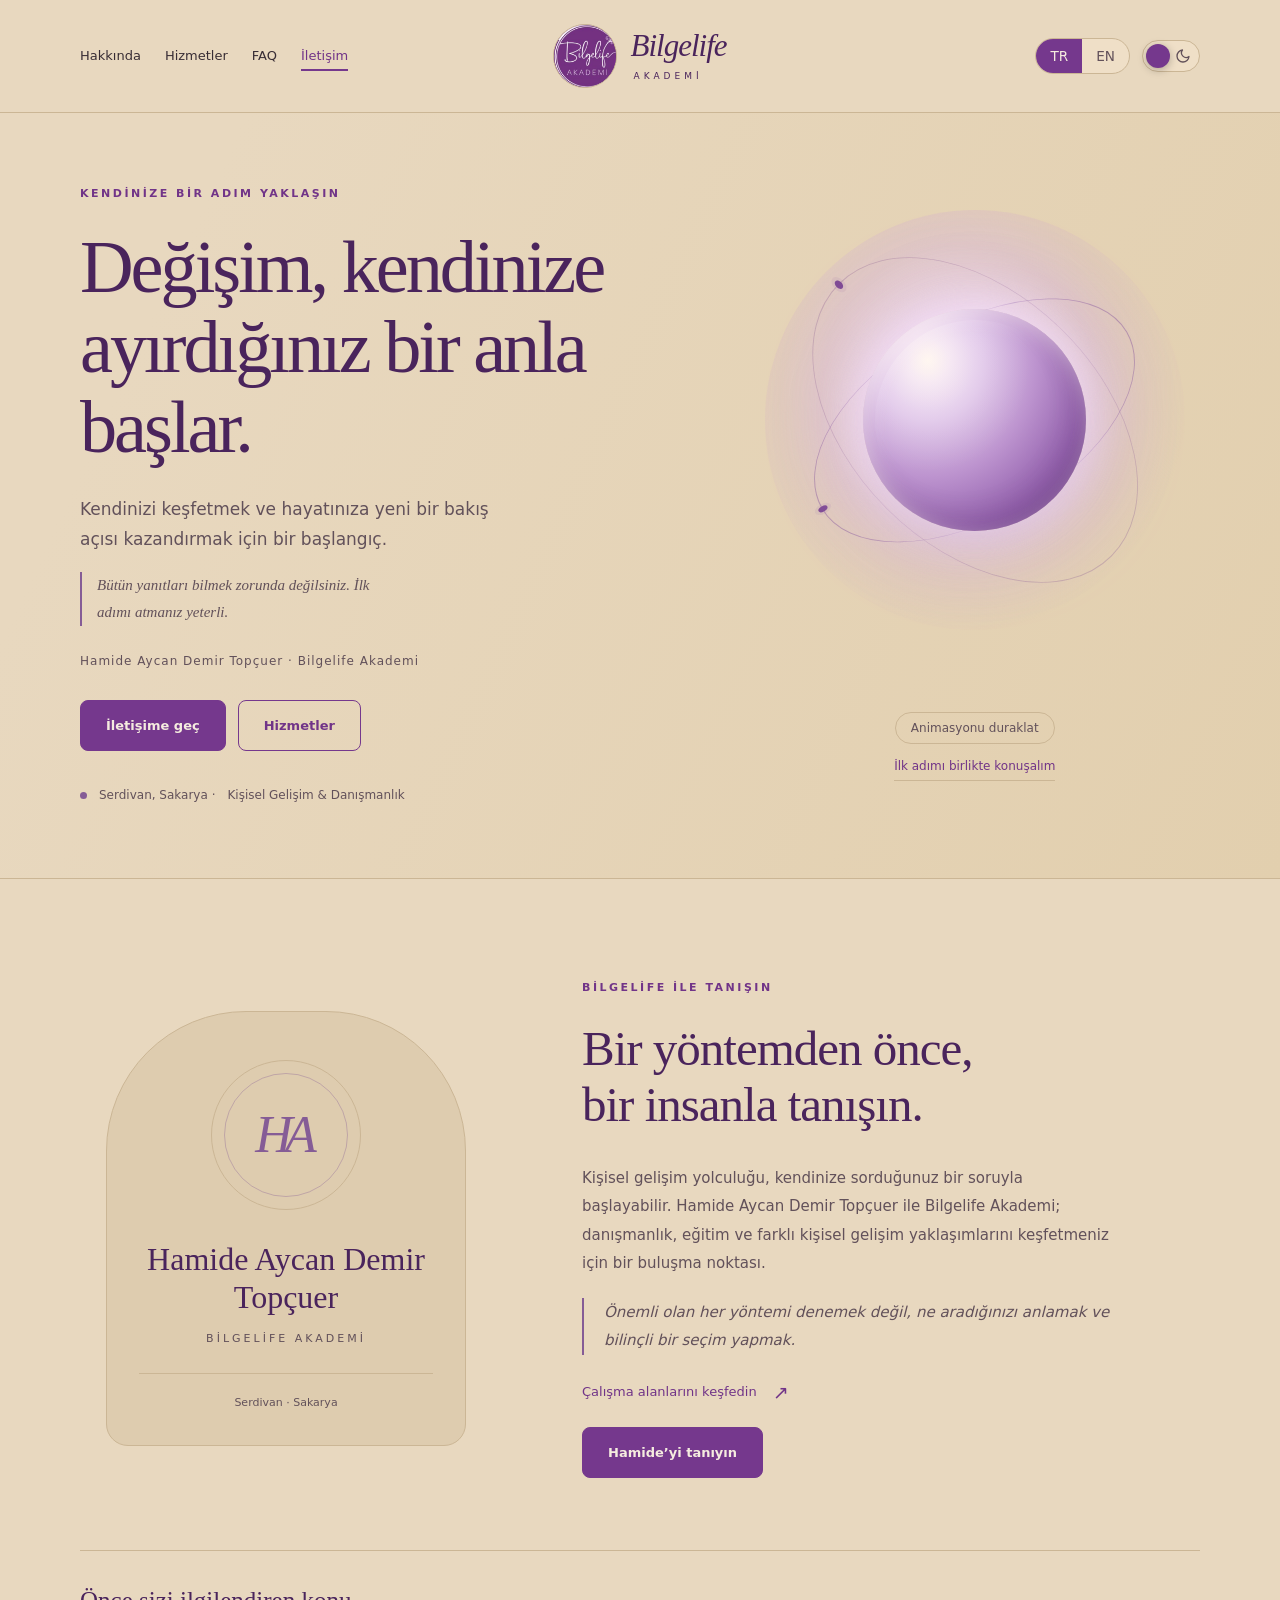
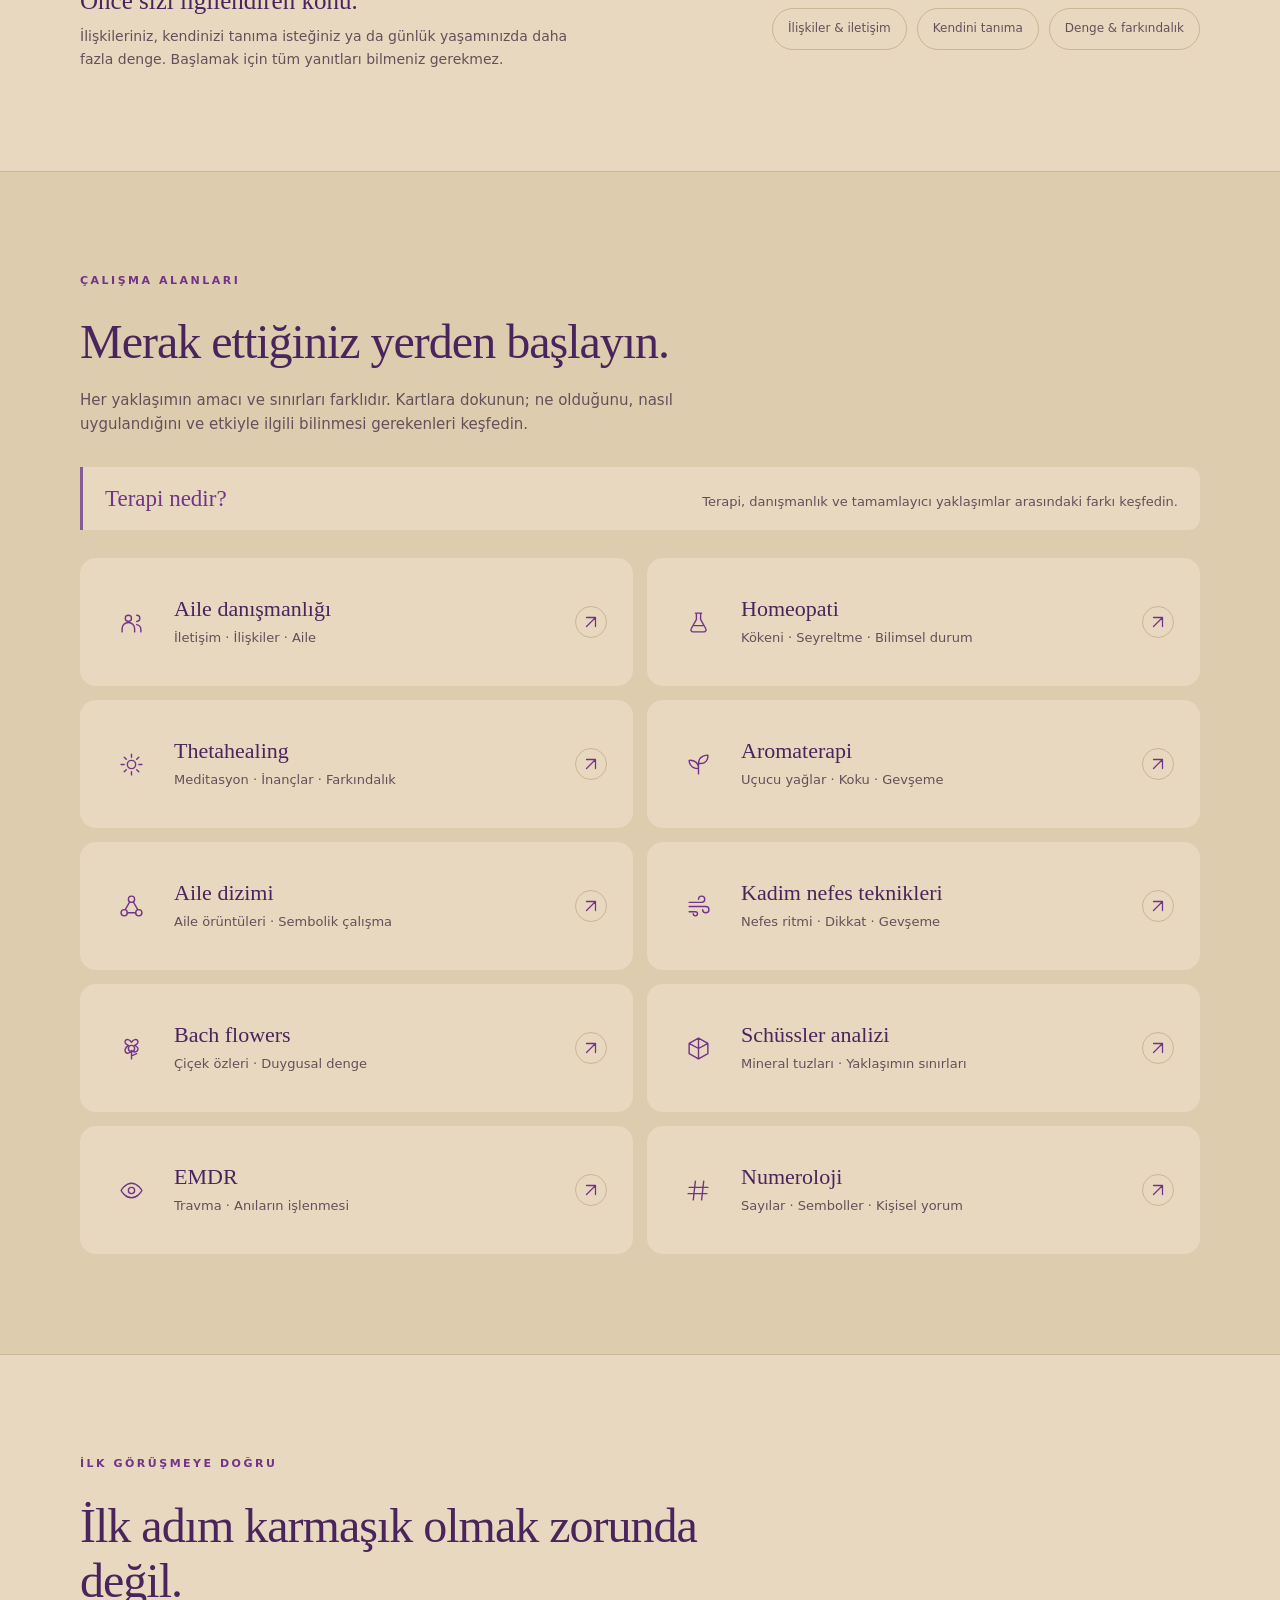
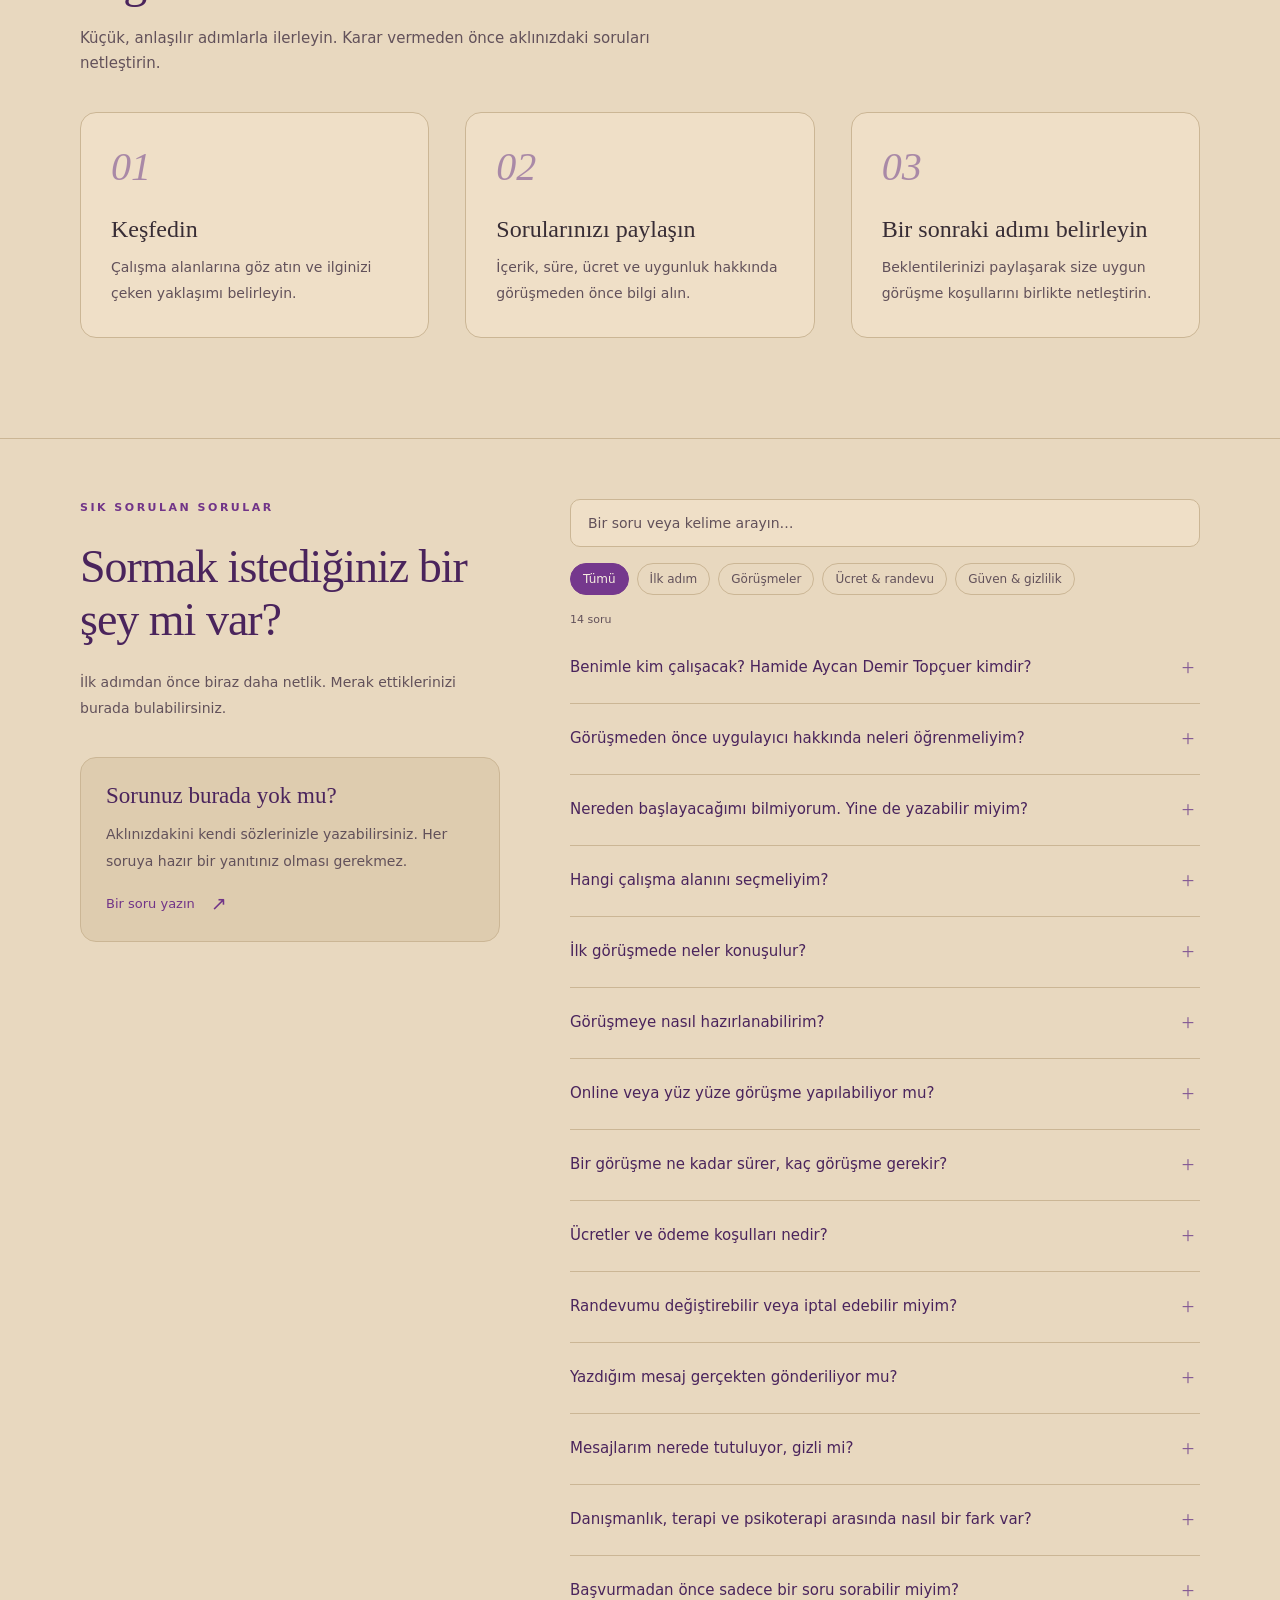
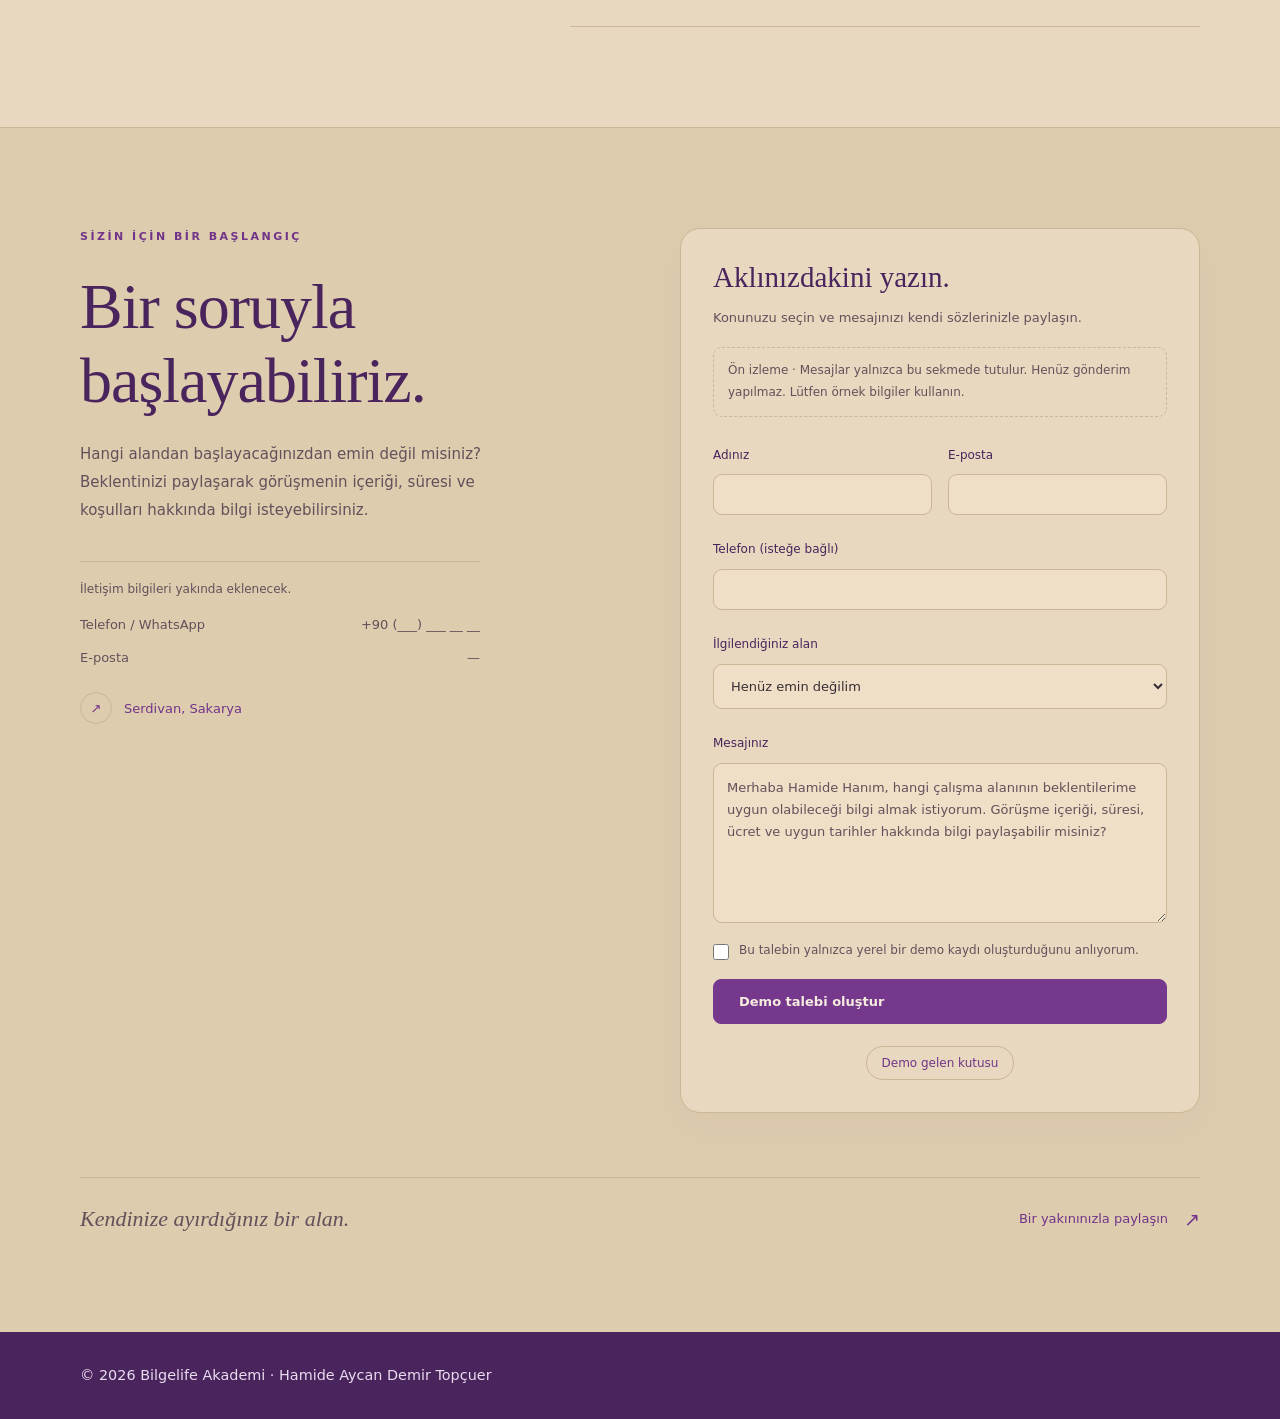
<file: index.html>
<!DOCTYPE html>
<html lang="tr" data-theme="light">
<head>
  <meta charset="UTF-8">
  <meta name="viewport" content="width=device-width, initial-scale=1">
  <title>Bilgelife Akademi – Hamide Aycan Demir Topçuer</title>
  <meta name="description" content="Bilgelife Akademi – Kişisel Gelişim & Danışmanlık. Serdivan, Sakarya.">
  <meta name="theme-color" content="#e8d8bf">
  <meta property="og:title" content="Bilgelife Akademi – Hamide Aycan Demir Topçuer">
  <meta property="og:description" content="Kişisel Gelişim & Danışmanlık – Serdivan, Sakarya">
  <meta property="og:image" content="logo.png">
  <link rel="icon" href="data:image/svg+xml,%3Csvg xmlns='http://www.w3.org/2000/svg' viewBox='0 0 64 64'%3E%3Ccircle cx='32' cy='32' r='30' fill='%236d2a86'/%3E%3Ctext x='32' y='43' font-size='34' text-anchor='middle' fill='white' font-family='Georgia,serif'%3EB%3C/text%3E%3C/svg%3E">
  <script>
    document.documentElement.classList.add('js');
    (function () {
      var t = "light";
      try {
        t = localStorage.getItem("theme") || (matchMedia("(prefers-color-scheme: dark)").matches ? "dark" : "light");
      } catch (e) {}
      document.documentElement.dataset.theme = t;
    })();
  </script>
  <style>
    :root {
      color-scheme: light;
      --plum: #6d2a86; --plum-deep: #4a1b5e; --plum-soft: #9a5db3; --lilac: #efe6f4;
      --paper: #fdfbfe; --ink: #2a1f30; --muted: #665a6e; --line: #dccbe6;
      --head: #4a1b5e; --link: #6d2a86; --rule: #6d2a86; --card: #fff; --tint: #f7f1fa;
      --shadow: 0 8px 24px rgba(74, 27, 94, .07);
      --header-bg: rgba(253, 251, 254, .88);
      --hero-bg: radial-gradient(900px 500px at 80% 45%, #f8f1fb 0%, transparent 70%), linear-gradient(180deg, #efe6f4 0%, #e9dcf1 100%);
      --logo-filter: drop-shadow(0 14px 26px rgba(74, 27, 94, .22));
      --eye-bg: #efe6f4; --eye-ring: #6d2a86; --eye-ring2: #9a5db3; --eye-1: #4a1b5e; --eye-2: #6d2a86; --eye-3: #9a5db3; --eye-pupil: #2a1f30;
      --svc-bg: #f7f1fa; --svc-ink: #2a1f30; --svc-head: #4a1b5e; --svc-muted: #665a6e; --svc-hover: #6d2a86;
      --b1: rgba(154, 93, 179, .3); --b2: rgba(154, 93, 179, .2); --b3: rgba(154, 93, 179, .15);
      --ease: cubic-bezier(.22, .7, .2, 1);
    }

    /* Dunkelmodus · Pfauennacht: Aubergine, Petrol-Türkis, Gold */
    html[data-theme="dark"] {
      color-scheme: dark;
      --plum: #8a45a8; --plum-deep: #0e0712; --plum-soft: #b58bc8; --lilac: #2a1238;
      --paper: #150b1c; --ink: #efe5f5; --muted: #b7a6c4; --line: rgba(255, 255, 255, .13);
      --head: #f6eefb; --link: #c9a3e6; --rule: #d9b56a; --card: rgba(255, 255, 255, .06); --tint: #1d1026;
      --shadow: none; --header-bg: rgba(21, 11, 28, .78);
      --hero-bg: linear-gradient(180deg, #1c0e27 0%, #120919 100%);
      --logo-filter: drop-shadow(0 0 42px rgba(138, 69, 168, .55)) drop-shadow(0 16px 30px rgba(0, 0, 0, .5));
      --eye-bg: #1b1124; --eye-ring: #d9b56a; --eye-ring2: #7fd6cc; --eye-1: #0d2b30; --eye-2: #1f8f8a; --eye-3: #8a45a8; --eye-pupil: #0b0610;
      --svc-bg: #0f0816; --svc-ink: #e6d9ee; --svc-head: #fff; --svc-muted: #b7a6c4; --svc-hover: #7fd6cc;
      --b1: rgba(138, 69, 168, .55); --b2: rgba(47, 181, 168, .35); --b3: rgba(217, 181, 106, .18);
    }

    * { box-sizing: border-box; margin: 0; padding: 0; }
    html { scroll-behavior: smooth; scroll-padding-top: 72px; }
    body {
      font-family: "Segoe UI", system-ui, -apple-system, Roboto, Helvetica, Arial, sans-serif;
      background: var(--paper); color: var(--ink); line-height: 1.65; overflow-x: hidden;
    }
    h1, h2, h3 { font-family: Georgia, "Times New Roman", serif; font-weight: 600; line-height: 1.15; }
    a { color: var(--link); }
    a:focus-visible, button:focus-visible { outline: 3px solid var(--plum); outline-offset: 3px; border-radius: 4px; }
    .wrap { max-width: 1040px; margin: 0 auto; padding: 0 24px; }
    .skip { position: absolute; left: 12px; top: -60px; background: var(--plum); color: #fff; padding: 8px 14px; border-radius: 6px; z-index: 50; }
    .skip:focus { top: 10px; }

    /* ---------- Header ---------- */
    header {
      position: sticky; top: 0; z-index: 20; border-bottom: 1px solid transparent;
      transition: background .35s, border-color .35s;
    }
    header.scrolled {
      background: var(--header-bg); border-bottom-color: var(--line);
      backdrop-filter: blur(10px); -webkit-backdrop-filter: blur(10px);
    }
    header .wrap { display: flex; justify-content: space-between; align-items: center; height: 64px; }
    nav { display: flex; gap: 28px; font-size: .95rem; }
    nav a { position: relative; text-decoration: none; color: var(--ink); padding: 4px 0; }
    nav a::after {
      content: ""; position: absolute; left: 0; right: 0; bottom: 0; height: 2px; background: var(--plum);
      transform: scaleX(0); transform-origin: left; transition: transform .4s var(--ease);
    }
    nav a:hover::after, nav a.active::after { transform: scaleX(1); }
    nav a.active { color: var(--link); }
    .lang { display: flex; border: 1px solid var(--line); border-radius: 999px; overflow: hidden; background: var(--card); }
    .lang button { background: none; border: 0; padding: 6px 14px; cursor: pointer; font: inherit; font-size: .85rem; color: var(--muted); transition: background .3s, color .3s; }
    .lang button[aria-pressed="true"] { background: var(--plum); color: #fff; }

    /* ---------- Hero ---------- */
    .hero {
      position: relative; margin-top: -64px; padding-top: 64px; overflow: hidden;
      background: var(--hero-bg);
      border-bottom: 1px solid var(--line);
    }
    .hero .wrap {
      display: grid; grid-template-columns: 1.1fr .9fr; align-items: center; gap: 16px;
      min-height: min(740px, 90vh); padding-top: 32px; padding-bottom: 48px;
    }
    .hero-text { position: relative; z-index: 2; }
    .logo-shadow { filter: var(--logo-filter); max-width: 540px; }
    .logo-shadow img { display: block; width: 100%; height: auto; border-radius: 6px; }
    .tilt { position: relative; border-radius: 6px; transform: perspective(900px) rotateX(0deg) rotateY(0deg); will-change: transform; backface-visibility: hidden; outline: 1px solid transparent; }
    .glare {
      position: absolute; inset: 0; border-radius: 6px; pointer-events: none; opacity: var(--glare, 0);
      background: radial-gradient(circle at var(--gx, 50%) var(--gy, 50%), rgba(255, 255, 255, .42), rgba(255, 255, 255, 0) 55%);
    }
    .hero h1 { margin-top: 34px; font-size: clamp(2rem, 4.4vw, 3.1rem); color: var(--head); letter-spacing: -.01em; }
    .hero h1 .w { display: inline-block; overflow: hidden; vertical-align: top; padding-bottom: .14em; margin-right: .26em; }
    .hero h1 .w > span { display: inline-block; }
    .role { margin-top: 8px; font-size: 1.2rem; color: var(--muted); }
    .actions { display: flex; flex-wrap: wrap; gap: 14px; margin-top: 30px; }

    .btn {
      position: relative; display: inline-block; padding: 14px 30px; overflow: hidden; cursor: pointer;
      background: var(--plum); color: #fff; text-decoration: none; border-radius: 999px; font-weight: 600;
      border: 1.5px solid var(--plum); transition: transform .35s var(--ease), box-shadow .35s, color .35s;
    }
    .btn::before {
      content: ""; position: absolute; inset: 0; background: var(--plum-deep);
      transform: translateY(101%); transition: transform .45s var(--ease);
    }
    .btn span { position: relative; }
    .btn:hover { transform: translateY(-2px); box-shadow: 0 10px 22px rgba(74, 27, 94, .28); }
    .btn:hover::before { transform: translateY(0); }
    .btn.ghost { background: transparent; color: var(--link); }
    .btn.ghost::before { background: var(--plum); }
    .btn.ghost:hover { color: #fff; }

    /* Hero-Choreografie */
    .js .logo-shadow { opacity: 0; animation: logoIn 1.3s var(--ease) .25s forwards; }
    .js .hero h1 .w > span { transform: translateY(110%); animation: rise .9s var(--ease) forwards; }
    .js .hero h1 .w:nth-child(1) > span { animation-delay: 1.0s; }
    .js .hero h1 .w:nth-child(2) > span { animation-delay: 1.12s; }
    .js .hero h1 .w:nth-child(3) > span { animation-delay: 1.24s; }
    .js .role, .js .actions { opacity: 0; transform: translateY(12px); animation: fadeup .9s var(--ease) forwards; }
    .js .role { animation-delay: 1.5s; }
    .js .actions { animation-delay: 1.75s; }
    @keyframes logoIn { from { opacity: 0; transform: translateY(22px) scale(.95); } to { opacity: 1; transform: none; } }
    @keyframes rise { to { transform: translateY(0); } }
    @keyframes fadeup { to { opacity: 1; transform: translateY(0); } }

    /* ---------- Abschnitte ---------- */
    section { padding: 96px 0; }
    section + section { border-top: 1px solid var(--line); }
    section.tint { background: var(--tint); }
    h2 { font-size: clamp(1.7rem, 3vw, 2.2rem); color: var(--head); margin-bottom: 36px; }
    h2::after {
      content: ""; display: block; height: 3px; width: 56px; margin-top: 14px; background: var(--rule);
      border-radius: 2px; transform-origin: left; transition: transform .9s var(--ease) .15s;
    }
    .js h2::after { transform: scaleX(0); }
    .js h2.in::after { transform: scaleX(1); }
    .todo { color: var(--muted); font-style: italic; }
    .lead { max-width: 62ch; color: var(--muted); font-size: 1.1rem; margin-bottom: 36px; }

    .about-grid { display: grid; grid-template-columns: 1.2fr .8fr; gap: 56px; align-items: start; }
    .about-grid p { max-width: 58ch; font-size: 1.08rem; }
    .about-grid p + p { margin-top: 14px; }
    .card { background: var(--card); border: 1px solid var(--line); border-radius: 14px; padding: 26px 28px; box-shadow: var(--shadow); }
    .card h3 { font-size: 1.15rem; color: var(--head); margin-bottom: 14px; }
    .card ul { list-style: none; }
    .card li { padding: 9px 0 9px 20px; border-top: 1px solid var(--line); position: relative; }
    .card li:first-child { border-top: 0; }
    .card li::before { content: ""; position: absolute; left: 0; top: 1.05em; width: 7px; height: 7px; border-radius: 50%; background: var(--rule); }

    .services { list-style: none; display: grid; grid-template-columns: repeat(auto-fit, minmax(240px, 1fr)); gap: 6px 40px; }
    .services li {
      position: relative; padding: 12px 0 12px 22px; font-size: 1.08rem;
      transition: color .3s, padding-left .4s var(--ease);
    }
    .services li:hover { color: var(--svc-hover); padding-left: 28px; }
    .services li::before { content: ""; position: absolute; left: 0; top: 0; bottom: 0; width: 3px; background: var(--rule); transform-origin: top; border-radius: 2px; }
    .js .services li { opacity: 0; transition: opacity .8s var(--ease) calc(var(--i) * 90ms), color .3s, padding-left .4s var(--ease); }
    .js .services li::before { transform: scaleY(0); transition: transform .8s var(--ease) calc(var(--i) * 90ms); }
    .js .services.in li { opacity: 1; }
    .js .services.in li::before { transform: scaleY(1); }

    dl { display: grid; grid-template-columns: max-content 1fr; gap: 0 40px; max-width: 720px; }
    dt, dd { padding: 16px 0; border-bottom: 1px solid var(--line); }
    dt { font-weight: 600; color: var(--head); }
    .js dl dt, .js dl dd { opacity: 0; transform: translateY(10px); transition: opacity .8s var(--ease) calc(var(--i) * 80ms), transform .8s var(--ease) calc(var(--i) * 80ms); }
    .js dl.in dt, .js dl.in dd { opacity: 1; transform: none; }
    .contact-actions { margin-top: 34px; }

    .js .fade { opacity: 0; transform: translateY(12px); transition: opacity .9s var(--ease), transform .9s var(--ease); }
    .js .fade.in { opacity: 1; transform: none; }
    main { transition: opacity .18s; }
    main.switching { opacity: 0; }

    footer { background: var(--plum-deep); color: #e9dcef; padding: 34px 0; font-size: .9rem; }
    footer .note { margin-top: 10px; font-size: .82rem; color: #c9b4d4; max-width: 70ch; }


    /* ---------- Dunkelmodus: Atmosphäre + Schalter ---------- */
    body, header, .card, section, footer { transition: background-color .5s, color .5s, border-color .5s; }
    .hero .wrap { position: relative; z-index: 1; }
    #hizmetler { background: var(--svc-bg); color: var(--svc-ink); }
    #hizmetler h2 { color: var(--svc-head); }
    #hizmetler .lead { color: var(--svc-muted); }

    .tools { display: flex; align-items: center; gap: 12px; }
    .theme-toggle {
      position: relative; width: 58px; height: 32px; padding: 0; cursor: pointer; flex: none;
      border: 1px solid var(--line); border-radius: 999px; background: var(--card);
      transition: background .4s, border-color .4s;
    }
    .theme-toggle svg { position: absolute; top: 7px; width: 16px; height: 16px; stroke: var(--muted); fill: none; stroke-width: 2; stroke-linecap: round; stroke-linejoin: round; }
    .theme-toggle .i-sun { left: 8px; }
    .theme-toggle .i-moon { right: 8px; }
    .theme-toggle .knob {
      position: absolute; top: 3px; left: 3px; width: 24px; height: 24px; border-radius: 50%;
      background: var(--plum); box-shadow: 0 2px 8px rgba(0, 0, 0, .25);
      transition: transform .45s var(--ease), background .4s;
    }
    html[data-theme="dark"] .theme-toggle .knob { transform: translateX(26px); background: var(--rule); }
    @media (prefers-reduced-motion: reduce) { .atmo i { animation: none !important; } .theme-toggle .knob { transition: none; } }

    /* ---------- Responsive ---------- */
    @media (max-width: 860px) {
      nav { gap: 16px; font-size: .88rem; }
      .hero .wrap { grid-template-columns: 1fr; min-height: 0; padding-top: 20px; }


      .about-grid { grid-template-columns: 1fr; gap: 36px; }
      dl { grid-template-columns: 1fr; }
      dt { border-bottom: 0; padding-bottom: 0; }
      section { padding: 72px 0; }
    }
    @media (max-width: 560px) {
      header .wrap { padding: 0 16px; }
      nav { gap: 12px; font-size: .8rem; }
      .tools { gap: 8px; }
      .lang button { padding: 6px 9px; font-size: .78rem; }
      .theme-toggle { width: 48px; height: 28px; }
      .theme-toggle svg { top: 6px; width: 14px; height: 14px; }
      .theme-toggle .i-sun { left: 6px; } .theme-toggle .i-moon { right: 6px; }
      .theme-toggle .knob { width: 20px; height: 20px; }
      html[data-theme="dark"] .theme-toggle .knob { transform: translateX(20px); }
    }
    @media (prefers-reduced-motion: reduce) {
      html { scroll-behavior: auto; }
      .js .logo-shadow, .js .hero h1 .w > span, .js .role, .js .actions {
        animation: none !important; stroke-dashoffset: 0 !important; opacity: 1 !important; transform: none !important; clip-path: none !important;
      }

      .js .services li, .js dl dt, .js dl dd, .js .fade { opacity: 1 !important; transform: none !important; transition: none !important; }
      .js .services li::before, .js h2::after { transform: none !important; transition: none !important; }
    }

    /* Refined editorial layout */
    :root { --paper:#fcfaf7; --tint:#f2edf3; --ink:#302738; --head:#492756; --muted:#756a7c; --line:#e6dfe8; --card:#fff; --header-bg:rgba(252,250,247,.95); --hero-bg:linear-gradient(115deg,#fcfaf7 35%,#eee5f1); }
    .wrap { max-width:1200px; padding-inline:40px; }
    header { background:var(--header-bg); border-bottom:1px solid var(--line); }
    header .wrap { height:88px; gap:28px; }
    .brand { color:var(--head); text-decoration:none; font-family:Georgia,serif; font-size:25px; letter-spacing:-1px; line-height:1; }
    .brand small { display:block; font:9px/1.8 system-ui; letter-spacing:4px; text-transform:uppercase; margin-top:5px; }
    nav { margin-left:auto; gap:26px; font-size:13px; }
    .hero { margin-top:0; padding-top:0; }
    .hero .wrap { min-height:700px; grid-template-columns:1.15fr .85fr; gap:60px; padding-block:72px; }
    .logo-shadow { display:none; }
    .eyebrow { display:block; color:var(--link); font-size:11px; letter-spacing:2.5px; text-transform:uppercase; margin-bottom:24px; font-weight:650; }
    .hero h1 { font-size:clamp(44px,5.8vw,76px); font-weight:400; letter-spacing:-3px; margin:0; line-height:1.08; max-width:650px; }
    .hero h1 em { font-weight:400; color:var(--plum-soft); }
    .hero .role { margin-top:26px; max-width:420px; font-size:17px; line-height:1.8; }
    .hero-person { margin-top:26px; font-size:12px; letter-spacing:1px; color:var(--muted); }
    .btn { padding:14px 25px; font-size:13px; border-radius:8px; }
    .actions { margin-top:28px; gap:12px; }



    .hero-meta { display:flex; align-items:center; gap:12px; margin-top:35px; font-size:12px; color:var(--muted); }
    .hero-meta::before { content:''; width:7px; height:7px; background:#8a9b7a; border-radius:50%; }
    section { padding:100px 0; }
    h2 { font-size:clamp(32px,4vw,48px); font-weight:400; letter-spacing:-1px; margin-bottom:30px; }
    h2::after { display:none; }
    .about-grid { gap:80px; }
    .about-grid p { line-height:1.9; font-size:16px; }
    .card { border-radius:12px; padding:30px; box-shadow:none; }
    .card h3 { font-size:23px; font-weight:400; }
    .todo { font-style:normal; }
    .services { grid-template-columns:repeat(3,1fr); gap:16px; counter-reset:service; }
    .services li { position:relative; background:var(--card); padding:30px 24px 26px; border:1px solid var(--line); border-radius:12px; font-size:18px; min-height:128px; transition:transform .2s,border-color .2s; }
    .services li::before { counter-increment:service; content:counter(service,decimal-leading-zero); display:block; position:static; width:auto; height:auto; background:none; color:var(--muted); font:11px system-ui; margin-bottom:18px; transform:none; }
    .services li:hover { transform:translateY(-4px); border-color:var(--plum-soft); }
    .service-link { color:inherit; text-decoration:none; display:block; }
    .services li:focus-within { outline:2px solid var(--plum); outline-offset:3px; }
    .steps { display:grid; grid-template-columns:repeat(3,1fr); gap:36px; }
    .step { border-top:1px solid var(--line); padding-top:24px; }
    .step-number { font:italic 32px Georgia,serif; color:var(--plum-soft); }
    .step h3 { font-size:23px; font-weight:400; margin:16px 0 12px; }
    .step p, details p { color:var(--muted); font-size:15px; }
    .contact-grid { display:grid; grid-template-columns:1fr 1fr; gap:70px; }
    #iletisim { background:var(--tint); }
    #iletisim dl { margin:0; }
    dl dt, dl dd { font-size:14px; }
    details { border-bottom:1px solid var(--line); padding:20px 0; }
    summary { cursor:pointer; color:var(--head); font-weight:550; }
    details p { margin-top:14px; max-width:70ch; }
    footer { padding:32px 0; }
    .footer-brand { font:24px Georgia,serif; color:var(--head); margin-bottom:16px; }
    .js .role,.js .actions { animation-delay:.1s; }
    html { scroll-padding-top:110px; }
    html[data-theme="dark"] { --hero-bg:linear-gradient(115deg,#150b1c,#291534); }
    @media(min-width:761px) { .services li:last-child { grid-column:2; } }
    @media(max-width:760px) {
      .wrap { padding-inline:24px; } header .wrap { height:auto; min-height:78px; flex-wrap:wrap; gap:18px; padding-block:16px; }
      .brand { font-size:22px; } .tools { margin-left:auto; } nav { order:3; width:100%; margin:0; justify-content:space-between; }
      .hero .wrap { grid-template-columns:1fr; padding-block:50px; gap:36px; min-height:0; }
      .hero h1 { letter-spacing:-2px; font-size:48px; } .hero .role { font-size:16px; }


      section { padding:64px 0; } .about-grid,.contact-grid { grid-template-columns:1fr; gap:30px; }
      .services { grid-template-columns:repeat(2,minmax(0,1fr)); gap:12px; } .services li { font-size:16px; padding:20px 16px; }
      .steps { grid-template-columns:1fr; gap:28px; } html { scroll-padding-top:145px; }
    }
    @media(max-width:380px) { .hero h1 {font-size:41px;} .services {grid-template-columns:1fr;} }

  </style>
  <link rel="stylesheet" href="experience.css">
  <link rel="stylesheet" href="theme-toggle.css">
  <link rel="stylesheet" href="page-motion.css">
</head>
<body>
  <a class="skip" href="#hakkinda" data-i18n="skip">İçeriğe geç</a>

  <header id="top">
    <div class="wrap">
      <a class="logo-link" href="#top" aria-label="Bilgelife Akademi — Hamide Aycan Demir Topçuer"><span class="brand-emblem"><img src="logo.png" width="594" height="336" alt=""></span><span class="brand-wordmark">Bilgelife<span>AKADEMİ</span></span></a>
      <nav aria-label="Menü">
        <a href="#hakkinda" data-i18n="nav_about">Hakkında</a>
        <a href="#hizmetler" data-i18n="nav_services">Hizmetler</a>
        <a href="#sorular">FAQ</a>
        <a href="#iletisim" data-i18n="nav_contact">İletişim</a>
      </nav>
      <div class="tools">
        <div class="lang" role="group" aria-label="Dil / Language">
          <button type="button" data-lang="tr" aria-pressed="true">TR</button>
          <button type="button" data-lang="en" aria-pressed="false">EN</button>
        </div>
        <button type="button" class="theme-toggle" id="themeToggle" role="switch" aria-checked="false" aria-label="Koyu tema">
          <svg class="i-sun" viewBox="0 0 24 24" aria-hidden="true"><circle cx="12" cy="12" r="4"/><path d="M12 2v2M12 20v2M4.9 4.9l1.4 1.4M17.7 17.7l1.4 1.4M2 12h2M20 12h2M4.9 19.1l1.4-1.4M17.7 6.3l1.4-1.4"/></svg>
          <svg class="i-moon" viewBox="0 0 24 24" aria-hidden="true"><path d="M21 12.8A9 9 0 1 1 11.2 3a7 7 0 0 0 9.8 9.8z"/></svg>
          <span class="knob"></span>
        </button>
      </div>
    </div>
  </header>

  <main>
    <div class="hero">
      <div class="wrap">
        <div class="hero-text">
          <span class="eyebrow" data-i18n="eyebrow">KENDİNİZE BİR ADIM YAKLAŞIN</span>
          <h1 data-i18n="headline">Değişim, kendinize<br>ayırdığınız <em>bir anla</em><br>başlar.</h1>
          <p class="role" data-i18n="intro">Kendinizi keşfetmek ve hayatınıza yeni bir bakış açısı kazandırmak için bir başlangıç.</p>
          <p class="hero-person">Hamide Aycan Demir Topçuer · Bilgelife Akademi</p>
          <div class="actions">
            <a class="btn" href="#iletisim"><span data-i18n="cta">İletişime geç</span></a>
            <a class="btn ghost" href="#hizmetler"><span data-i18n="cta2">Hizmetler</span></a>
          </div>
          <p class="hero-meta">Serdivan, Sakarya · <span data-i18n="role">Kişisel Gelişim &amp; Danışmanlık</span></p>
        </div>
        <div id="heroAnimation">
          <div class="orb-scene" aria-hidden="true">
            <div class="orb-halo"></div><div class="orbit"></div><div class="orbit second"></div><div class="orb"></div>
            <span class="orb-caption" data-i18n="orb_caption">Her yolculuk bir adımla başlar.</span>
          </div>
          <button type="button" class="motion-toggle" id="motionToggle" aria-pressed="false">Pause animation</button>
        </div>
      </div>
    </div>

    <section id="hakkinda">
      <div class="wrap">
        <h2 data-i18n="about_h">Hakkında</h2>
        <div class="about-grid">
          <div class="fade">
            <p class="todo" data-i18n="about_p1">Bilgelife Akademi, kişisel gelişim, danışmanlık ve eğitim alanlarını bir araya getirir. Hamide Aycan Demir Topçuer ile sunulan çalışma alanlarını burada keşfedebilirsiniz.</p>
            <p class="todo" data-i18n="about_p2">İlk adım, beklentilerinizi ve sorularınızı paylaşmak olabilir. Görüşme içeriği ve koşulları hakkında önceden bilgi alın.</p>
          </div>
          <div class="card fade">
            <h3 data-i18n="quals_h">İlk adımınız</h3>
            <ul>
              <li class="todo" data-i18n="q1">İlgi duyduğunuz alanı keşfedin</li>
              <li class="todo" data-i18n="q2">Sorularınızı ve beklentilerinizi belirleyin</li>
              <li class="todo" data-i18n="q3">Görüşme koşulları hakkında bilgi alın</li>
            </ul>
          </div>
        </div>
      </div>
    </section>

    <section id="hizmetler" class="tint">
      <div class="wrap">
        <h2 data-i18n="services_h">Hizmetler</h2>
        <p class="lead fade" data-i18n="services_lead">Mentörlük / Danışmanlık ve eğitimler</p>
        <div class="therapy-intro"><button type="button" id="therapyButton" aria-haspopup="dialog" aria-controls="serviceDialog">What is therapy?</button><p id="therapyIntro"></p></div>
        <ul class="services">
          <li style="--i:0" data-i18n="sv1">Aile danışmanlığı</li>
          <li style="--i:1" data-i18n="sv2">Homeopati</li>
          <li style="--i:2" data-i18n="sv3">Thetahealing</li>
          <li style="--i:3" data-i18n="sv4">Aromaterapi</li>
          <li style="--i:4" data-i18n="sv5">Aile dizimi</li>
          <li style="--i:5" data-i18n="sv6">Kadim nefes teknikleri</li>
          <li style="--i:6" data-i18n="sv7">Bach flowers</li>
          <li style="--i:7" data-i18n="sv8">Schüssler analizi</li>
          <li style="--i:8" data-i18n="sv9">EMDR</li>
          <li style="--i:9" data-i18n="sv10">Numeroloji</li>
        </ul>
      </div>
    </section>

<section id="surec"><div class="wrap"><h2 data-i18n="process">Nereden başlamalı?</h2><div class="steps"><article class="step"><span class="step-number">01</span><h3 data-i18n="step1">Keşfedin</h3><p data-i18n="step1p">Çalışma alanlarına göz atın ve ilginizi çeken yaklaşımı belirleyin.</p></article><article class="step"><span class="step-number">02</span><h3 data-i18n="step2">Sorularınızı paylaşın</h3><p data-i18n="step2p">İçerik, süre, ücret ve uygunluk hakkında görüşmeden önce bilgi alın.</p></article><article class="step"><span class="step-number">03</span><h3 data-i18n="step3">Bir sonraki adımı belirleyin</h3><p data-i18n="step3p">Beklentilerinizi paylaşarak size uygun görüşme koşullarını birlikte netleştirin.</p></article></div></div></section><section id="sorular"><div class="wrap"><h2 data-i18n="faq">Merak ettikleriniz</h2><details><summary data-i18n="faq1">Görüşme öncesinde neleri sormalıyım?</summary><p data-i18n="faq1p">Çalışmanın kapsamı, uygulayıcının ilgili eğitimi, görüşme süresi, ücret ve iptal koşullarını önceden sorun.</p></details><details><summary data-i18n="faq2">Hangi çalışma alanını seçmeliyim?</summary><p data-i18n="faq2p">Önce beklentilerinizi ve sorularınızı belirleyin. Çalışma alanları hakkında bilgi alarak kararınızı verebilirsiniz.</p></details><details><summary data-i18n="faq3">Hizmetler tıbbi tedavi yerine geçer mi?</summary><p data-i18n="faq3p">Hayır. Buradaki tanıtım bilgileri ve kişisel gelişim çalışmaları tıbbi değerlendirme, teşhis veya tedavinin yerine geçmez.</p></details></div></section>
    <section id="iletisim">
      <div class="wrap">
        <h2 data-i18n="contact_h">İletişim</h2>
        <dl>
          <dt style="--i:0" data-i18n="c_address">Adres</dt>
          <dd style="--i:0"><span data-i18n="c_address_v">Serdivan, Sakarya, Türkiye</span></dd>
          <dt style="--i:1" data-i18n="c_hours">Çalışma saatleri</dt>
          <dd style="--i:1" data-i18n="c_hours_v">Pazartesi – Pazar, 09:00 – 18:00</dd>
          <dt style="--i:4" data-i18n="c_web">Web</dt>
          <dd style="--i:4"><a href="https://www.bilgelifeakademi.com">www.bilgelifeakademi.com</a></dd>
        </dl>
        <div class="contact-actions fade">
          <a class="btn ghost" href="https://www.google.com/maps/search/?api=1&query=Serdivan+Sakarya" target="_blank" rel="noopener"><span data-i18n="map">Haritada aç</span></a>
        </div>
      </div>
    </section>
  </main>

  <footer>
    <div class="wrap">
      <div>© <span id="year"></span> Bilgelife Akademi · Hamide Aycan Demir Topçuer</div>
    </div>
  </footer>

  <script>
    /* ---------- Übersetzungen ---------- */
    const T = {
      tr: {
        eyebrow: "KENDİNİZE BİR ADIM YAKLAŞIN",
        headline: "Değişim, kendinize ayırdığınız bir anla başlar.",
        intro: "Kendinizi keşfetmek ve hayatınıza yeni bir bakış açısı kazandırmak için bir başlangıç.",
        orb_caption: "Her yolculuk bir adımla başlar.",
        process: "Nereden başlamalı?",
        step1: "Keşfedin",
        step1p: "Çalışma alanlarına göz atın ve ilginizi çeken yaklaşımı belirleyin.",
        step2: "Sorularınızı paylaşın",
        step2p: "İçerik, süre, ücret ve uygunluk hakkında görüşmeden önce bilgi alın.",
        step3: "Bir sonraki adımı belirleyin",
        step3p: "Beklentilerinizi paylaşarak size uygun görüşme koşullarını birlikte netleştirin.",
        faq: "Merak ettikleriniz",
        faq1: "Görüşme öncesinde neleri sormalıyım?",
        faq1p: "Çalışmanın kapsamı, uygulayıcının ilgili eğitimi, görüşme süresi, ücret ve iptal koşullarını önceden sorun.",
        faq2: "Hangi çalışma alanını seçmeliyim?",
        faq2p: "Önce beklentilerinizi ve sorularınızı belirleyin. Çalışma alanları hakkında bilgi alarak kararınızı verebilirsiniz.",
        faq3: "Hizmetler tıbbi tedavi yerine geçer mi?",
        faq3p: "Hayır. Buradaki tanıtım bilgileri ve kişisel gelişim çalışmaları tıbbi değerlendirme, teşhis veya tedavinin yerine geçmez.",
        skip: "İçeriğe geç", theme: "Koyu tema",
        nav_about: "Hakkında", nav_services: "Hizmetler", nav_contact: "İletişim",
        role: "Kişisel Gelişim & Danışmanlık", cta: "İletişime geç", cta2: "Hizmetler",
        about_h: "Hakkında",
        about_p1: "Bilgelife Akademi, kişisel gelişim, danışmanlık ve eğitim alanlarını bir araya getirir. Hamide Aycan Demir Topçuer ile sunulan çalışma alanlarını burada keşfedebilirsiniz.",
        about_p2: "İlk adım, beklentilerinizi ve sorularınızı paylaşmak olabilir. Görüşme içeriği ve koşulları hakkında önceden bilgi alın.",
        quals_h: "İlk adımınız",
        q1: "İlgi duyduğunuz alanı keşfedin", q2: "Sorularınızı ve beklentilerinizi belirleyin", q3: "Görüşme koşulları hakkında bilgi alın",
        services_h: "Hizmetler",
        services_lead: "Mentörlük / Danışmanlık ve eğitimler",
        sv1: "Aile danışmanlığı", sv2: "Homeopati", sv3: "Thetahealing", sv4: "Aromaterapi", sv5: "Aile dizimi",
        sv6: "Kadim nefes teknikleri", sv7: "Bach flowers", sv8: "Schüssler analizi", sv9: "EMDR", sv10: "Numeroloji",
        contact_h: "İletişim", c_address: "Adres", c_address_v: "Serdivan, Sakarya, Türkiye",
        c_hours: "Çalışma saatleri", c_hours_v: "Pazartesi – Pazar, 09:00 – 18:00",
        c_phone: "Telefon / WhatsApp", c_mail: "E-posta", c_web: "Web", map: "Haritada aç",
        disclaimer: "Bu sayfadaki bilgiler tanıtım amaçlıdır; tıbbi tavsiye, teşhis veya tedavi yerine geçmez. Acil durumlarda 112'yi arayın."
      },
      en: {
        eyebrow: "A STEP CLOSER TO YOURSELF",
        headline: "Change begins with a moment for yourself.",
        intro: "A starting point for self-discovery and a fresh perspective on your life.",
        orb_caption: "Every journey begins with a step.",
        process: "Where to begin?",
        step1: "Explore",
        step1p: "Browse the areas of work and find an approach you would like to learn about.",
        step2: "Share your questions",
        step2p: "Ask about the content, duration, fees and suitability before arranging a session.",
        step3: "Choose your next step",
        step3p: "Share your expectations and discuss suitable session arrangements together.",
        faq: "Your questions, answered",
        faq1: "What should I ask before a session?",
        faq1p: "Ask about the scope of work, relevant qualifications, duration, fees and cancellation terms in advance.",
        faq2: "How do I choose an area of work?",
        faq2p: "Start with your expectations and questions. Learn more about each approach before deciding.",
        faq3: "Do these services replace medical treatment?",
        faq3p: "No. This information and personal development work do not replace medical assessment, diagnosis or treatment.",
        skip: "Skip to content", theme: "Dark mode",
        nav_about: "About", nav_services: "Services", nav_contact: "Contact",
        role: "Personal Development & Counseling", cta: "Get in touch", cta2: "Services",
        about_h: "About",
        about_p1: "Bilgelife Akademi brings together personal development, counseling and education. Explore the areas of work offered by Hamide Aycan Demir Topçuer.",
        about_p2: "Start by sharing your questions and expectations. Ask about the session format and arrangements before choosing an approach.",
        quals_h: "Your first step",
        q1: "Explore an area that interests you", q2: "Consider your questions and expectations", q3: "Ask about session arrangements",
        services_h: "Services",
        services_lead: "Mentoring / counseling and training",
        sv1: "Family counseling", sv2: "Homeopathy", sv3: "ThetaHealing", sv4: "Aromatherapy", sv5: "Family constellation",
        sv6: "Ancient breathing techniques", sv7: "Bach flowers", sv8: "Schüssler analysis", sv9: "EMDR", sv10: "Numerology",
        contact_h: "Contact", c_address: "Address", c_address_v: "Serdivan, Sakarya, Türkiye",
        c_hours: "Opening hours", c_hours_v: "Monday – Sunday, 09:00 – 18:00",
        c_phone: "Phone / WhatsApp", c_mail: "Email", c_web: "Web", map: "Open in maps",
        disclaimer: "The information on this page is for general information only and does not replace medical advice, diagnosis or treatment. In an emergency, call 112."
      }
    };

    const main = document.querySelector("main");
    function applyLang(lang) {
      document.documentElement.lang = lang;
      const tt = document.getElementById("themeToggle");
      if (tt) tt.setAttribute("aria-label", T[lang].theme);
      document.querySelectorAll("[data-i18n]").forEach(el => { if (T[lang][el.dataset.i18n] !== undefined) el.textContent = T[lang][el.dataset.i18n]; });
      document.querySelectorAll(".lang button").forEach(b => b.setAttribute("aria-pressed", b.dataset.lang === lang));
      try { localStorage.setItem("lang", lang); } catch (e) {}
    }
    function setLang(lang) {
      main.classList.add("switching");
      setTimeout(() => { applyLang(lang); main.classList.remove("switching"); }, 180);
    }
    document.querySelectorAll(".lang button").forEach(b => b.addEventListener("click", () => setLang(b.dataset.lang)));
    let saved = "tr";
    try { saved = localStorage.getItem("lang") || "tr"; } catch (e) {}
    applyLang(T[saved] ? saved : "tr");
    document.getElementById("year").textContent = new Date().getFullYear();

    /* ---------- Hell / Dunkel ---------- */
    (function themeSwitch() {
      const btn = document.getElementById("themeToggle");
      const meta = document.querySelector('meta[name="theme-color"]');
      const apply = t => {
        document.documentElement.dataset.theme = t;
        btn.setAttribute("aria-checked", t === "dark");
        if (meta) meta.setAttribute("content", t === "dark" ? "#180f20" : "#e8d8bf");
      };
      apply(document.documentElement.dataset.theme);
      btn.addEventListener("click", () => {
        const t = document.documentElement.dataset.theme === "dark" ? "light" : "dark";
        apply(t);
        try { localStorage.setItem("theme", t); } catch (e) {}
      });
    })();

    /* ---------- Header + Einblendungen ---------- */
    const header = document.getElementById("top");
    const onScroll = () => header.classList.toggle("scrolled", scrollY > 24);
    addEventListener("scroll", onScroll, { passive: true });
    onScroll();

    const io = new IntersectionObserver(entries => {
      entries.forEach(e => { if (e.isIntersecting) { e.target.classList.add("in"); io.unobserve(e.target); } });
    }, { threshold: 0.15, rootMargin: "0px 0px -6% 0px" });
    document.querySelectorAll("h2, .fade, .services, dl").forEach(el => io.observe(el));

    const links = [...document.querySelectorAll("nav a")];
    const secs = links.map(a => document.querySelector(a.getAttribute("href")));
    const spy = new IntersectionObserver(entries => {
      entries.forEach(e => {
        if (e.isIntersecting) links.forEach(a => a.classList.toggle("active", a.getAttribute("href") === "#" + e.target.id));
      });
    }, { rootMargin: "-45% 0px -50% 0px" });
    secs.forEach(s => s && spy.observe(s));
  </script>
  <dialog class="service-dialog" id="serviceDialog" aria-labelledby="dialogTitle">
    <div class="dialog-layout">
    <aside class="dialog-sidebar">
      <a class="dialog-brand" href="#top" aria-label="Bilgelife Akademi"><span class="brand-emblem"><img src="logo.png" width="594" height="336" alt=""></span><span class="brand-wordmark">Bilgelife<span>AKADEMİ</span></span></a>
      <p id="dialogBrowse" class="eyebrow"></p>
      <nav id="dialogNavigation" class="dialog-navigation" aria-label="Services"></nav>
    </aside>
    <div class="dialog-inner">
      <div class="dialog-top"><span class="eyebrow" id="dialogLabel"></span><button class="dialog-close" type="button" id="dialogClose" aria-label="Close" autofocus>&times;</button></div>
      <h2 id="dialogTitle"></h2>
      <div class="explanation-section"><span class="section-index" aria-hidden="true">01</span><div><h3 id="heading-what"></h3><p id="text-what"></p></div></div>
      <div class="explanation-section"><span class="section-index" aria-hidden="true">02</span><div><h3 id="heading-how"></h3><p id="text-how"></p></div></div>
      <div class="explanation-section evidence-section"><span class="section-index" aria-hidden="true">03</span><div><h3 id="heading-effect"></h3><p id="text-effect"></p></div></div>
      <div class="dialog-footer"><button type="button" class="dialog-back" id="dialogBack"></button><a class="btn" id="dialogContact" href="#iletisim"></a></div>
    </div>
    </div>
  </dialog>
  <script src="explanations.js"></script>
  <script src="polish.js"></script>
  <script src="inquiries.js"></script>
  <script src="hero-moments.js"></script>
  <script src="faq.js"></script>
  <script src="profile-link.js"></script>
  <script src="motion.js"></script>
  <script src="mobile.js"></script>
</body>
</html>
</file>
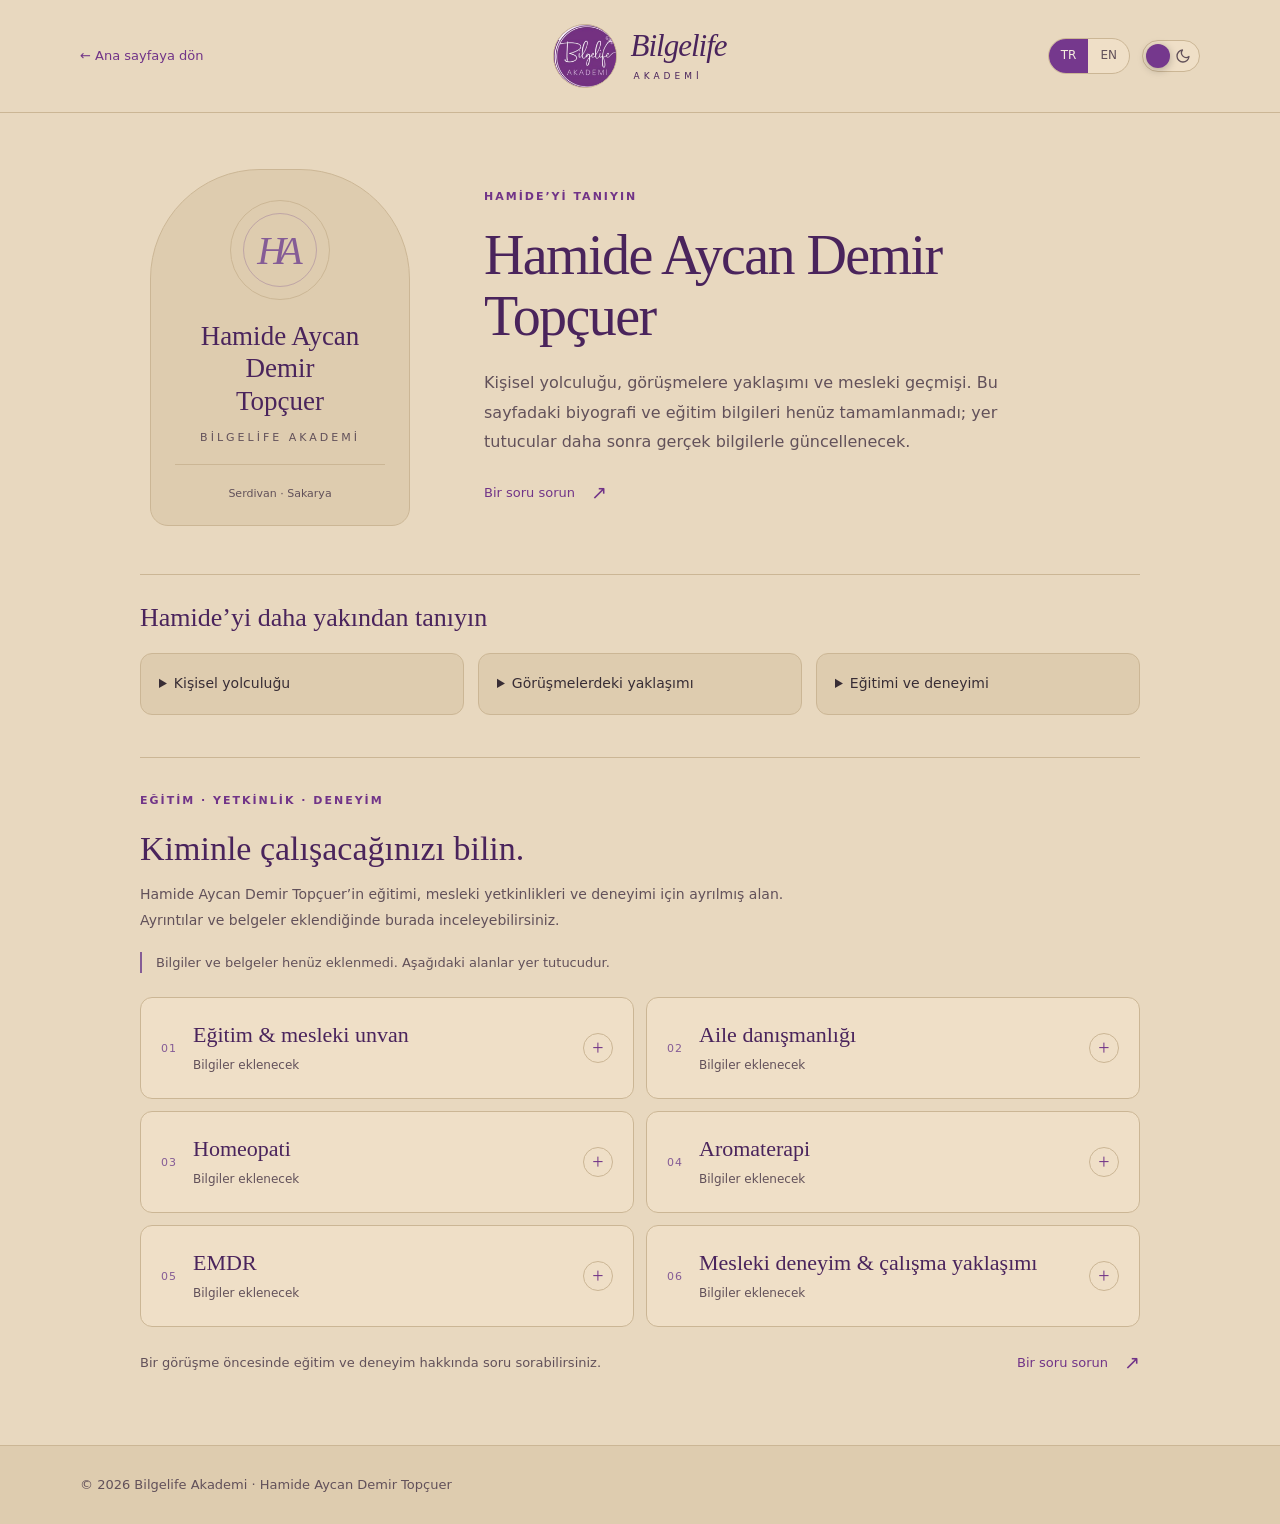
<file: hamide.html>
<!DOCTYPE html>
<html lang="tr" data-theme="light">
<head>
  <meta charset="UTF-8">
  <meta name="viewport" content="width=device-width, initial-scale=1">
  <title>Hamide Aycan Demir Topçuer · Bilgelife Akademi</title>
  <meta name="description" content="Hamide Aycan Demir Topçuer’i tanıyın: kişisel yolculuğu, çalışma yaklaşımı, eğitim ve sertifikaları.">
  <meta name="theme-color" content="#e8d8bf">
  <script>try{document.documentElement.dataset.theme=localStorage.getItem('theme')||(matchMedia('(prefers-color-scheme: dark)').matches?'dark':'light');document.documentElement.lang=localStorage.getItem('lang')==='en'?'en':'tr';}catch{}</script>
  <link rel="stylesheet" href="experience.css">
  <link rel="stylesheet" href="theme-toggle.css">
  <link rel="stylesheet" href="page-motion.css">
  <link rel="stylesheet" href="profile.css">
</head>
<body class="profile-page">
  <a href="#profileMain" class="skip" data-profile="skip">İçeriğe geç</a>
  <header><div class="wrap">
    <a class="logo-link" href="index.html" aria-label="Bilgelife Akademi"><span class="brand-emblem"><img src="logo.png" width="594" height="336" alt=""></span><span class="brand-wordmark">Bilgelife<span>AKADEMİ</span></span></a>
    <nav><a href="index.html#hakkinda" data-profile="back">← Ana sayfa</a></nav>
    <div class="tools"><div class="lang" role="group" aria-label="Language"><button type="button" data-lang="tr">TR</button><button type="button" data-lang="en">EN</button></div><button id="profileTheme" class="theme-toggle" type="button" role="switch" aria-checked="false" aria-label="Koyu tema"><svg class="i-sun" viewBox="0 0 24 24" aria-hidden="true"><circle cx="12" cy="12" r="4"/><path d="M12 2v2M12 20v2M4.9 4.9l1.4 1.4M17.7 17.7l1.4 1.4M2 12h2M20 12h2M4.9 19.1l1.4-1.4M17.7 6.3l1.4-1.4"/></svg><svg class="i-moon" viewBox="0 0 24 24" aria-hidden="true"><path d="M21 12.8A9 9 0 1 1 11.2 3a7 7 0 0 0 9.8 9.8z"/></svg><span class="knob"></span></button></div>
  </div></header>
  <main id="profileMain">
    <section id="hakkinda"><div class="wrap">
      <div class="personal-layout">
        <div class="identity-card"><div class="identity-orbit" aria-hidden="true"><span>HA</span></div><p class="identity-name">Hamide Aycan Demir<br>Topçuer</p><p class="identity-role">Bilgelife Akademi</p><span class="identity-location">Serdivan · Sakarya</span></div>
        <div class="personal-copy"><span class="eyebrow" data-profile="label">YAKINDAN TANIYIN</span><h1>Hamide Aycan Demir<br>Topçuer</h1><p data-profile="intro">Kişisel yolculuğu, görüşmelere yaklaşımı ve mesleki geçmişi.</p><a class="text-link" href="index.html#iletisim" data-profile="contact">Bir soru sorun</a></div>
      </div>
      <div class="approach-strip" hidden></div>
    </div></section>
  </main>
  <footer><div class="wrap">© <span id="profileYear"></span> Bilgelife Akademi · Hamide Aycan Demir Topçuer</div></footer>
  <script src="profile.js"></script>
  <script src="credentials.js"></script>
</body>
</html>
</file>
<file: experience.css>
/* Smooth, vector-based atmosphere: no grain or raster overlays. */
:root { --paper:#e8d8bf; --tint:#deccaf; --head:#4a245c; --ink:#382d35; --muted:#62515a; --line:#cbb695; --plum:#75388d; --plum-deep:#4a245c; --plum-soft:#855c96; --link:#713488; --card:#efdfc7; --header-bg:#e8d8bf; --hero-bg:linear-gradient(115deg,#e8d8bf 15%,#e2cfae 100%); }
html[data-theme="dark"] { --paper:#180f20; --tint:#21162b; --head:#f0e5f6; --ink:#e9dfee; --muted:#baa7c6; --line:#46314f; --card:#271a31; --plum:#9555b1; --plum-deep:#603376; --plum-soft:#be98cf; --link:#d8b5e8; --header-bg:rgba(24,15,32,.97); --hero-bg:linear-gradient(115deg,#180f20,#291935); }
.grain,.atmo { display:none; }
#hizmetler { background:var(--tint); color:var(--ink); }
#hizmetler h2 { color:var(--head); } #hizmetler .lead { color:var(--muted); }
.orb-scene { position:relative; aspect-ratio:1; width:100%; max-width:460px; margin:auto; display:grid; place-items:center; isolation:isolate; }
.orb-halo { position:absolute; inset:8%; border-radius:50%; background:radial-gradient(circle,#e7d6ef80,transparent 70%); }
.orb { width:53%; aspect-ratio:1; border-radius:50%; background:radial-gradient(circle at 30% 25%,#f3e7e3 0%,#e3cfe9 22%,#c19bd4 52%,#925bad 78%,#63357d 100%); box-shadow:inset -14px -18px 35px #50296633,0 28px 65px #63377c20; animation:orb-breathe 9s ease-in-out infinite; }
.orbit { position:absolute; inset:6%; border:1px solid #a17ab260; border-radius:50%; transform:rotate(-30deg) scaleY(.55); animation:orbit-turn 24s linear infinite; }
.orbit::after { content:''; position:absolute; top:49%; left:-5px; width:10px; height:10px; border-radius:50%; background:#a078b6; box-shadow:0 0 0 6px #af8bc112; }
.orbit.second { inset:0; transform:rotate(45deg) scaleY(.65); animation-name:orbit-second; animation-duration:32s; border-color:#b79bc840; }
.orb-caption { position:absolute; bottom:0; color:var(--muted); font:italic 17px Georgia,serif; }
.motion-toggle { display:block; margin:24px auto 0; background:transparent; color:var(--muted); border:1px solid var(--line); padding:8px 15px; border-radius:30px; cursor:pointer; font:12px system-ui; }
.animation-paused .orb,.animation-paused .orbit { animation-play-state:paused; }
@keyframes orb-breathe { 0%,100% {transform:translateY(5px) scale(.96);} 50% {transform:translateY(-7px) scale(1.03);} }
@keyframes orbit-turn { from {transform:rotate(-30deg) scaleY(.55) rotate(0deg);} to {transform:rotate(-30deg) scaleY(.55) rotate(360deg);} }
@keyframes orbit-second { from {transform:rotate(45deg) scaleY(.65) rotate(360deg);} to {transform:rotate(45deg) scaleY(.65) rotate(0deg);} }
.services li { padding:0; overflow:hidden; }
.services li::before { display:none; }
.service-button { width:100%; height:100%; min-height:155px; padding:25px; text-align:left; background:none; color:var(--head); border:0; cursor:pointer; font:inherit; display:flex; flex-direction:column; gap:14px; }
.service-number { color:var(--muted); font:11px system-ui; letter-spacing:1px; }
.service-hint { color:var(--muted); line-height:0; }
.therapy-intro { padding:20px 24px; margin:0 0 24px; border:1px solid var(--line); border-radius:12px; display:flex; justify-content:space-between; align-items:center; gap:20px; background:var(--card); }
.therapy-intro p { color:var(--muted); font-size:14px; margin-top:6px; }
.therapy-intro button { background:none; border:0; color:var(--link); font:inherit; cursor:pointer; text-align:left; text-decoration:underline; text-underline-offset:5px; }
.service-dialog { padding:0; width:min(660px,calc(100% - 32px)); max-height:85dvh; border:1px solid var(--line); border-radius:22px; background:var(--paper); color:var(--ink); box-shadow:0 30px 100px #0003; }
.service-dialog::backdrop { background:#25132e99; }
.dialog-inner { padding:38px; }
.dialog-top { display:flex; justify-content:space-between; align-items:center; gap:20px; margin-bottom:24px; }
.dialog-top .eyebrow { margin:0; }
.dialog-close { border:1px solid var(--line); border-radius:50%; background:var(--card); color:var(--ink); font-size:24px; width:40px; height:40px; cursor:pointer; flex-shrink:0; }
.service-dialog h2 { font-size:36px; margin-bottom:24px; }
.service-dialog h3 { font:600 12px system-ui; text-transform:uppercase; letter-spacing:1px; color:var(--link); margin:23px 0 9px; }
.service-dialog p { font-size:15px; color:var(--muted); line-height:1.8; }
.dialog-source { display:flex; flex-wrap:wrap; gap:12px; margin-top:24px; font-size:12px; }
.dialog-footer { border-top:1px solid var(--line); margin-top:28px; padding-top:22px; }
body:has(.service-dialog[open]) { overflow:hidden; }
@media(max-width:760px) { .orb-scene { max-width:340px; } .dialog-inner {padding:24px;} .therapy-intro {align-items:flex-start; flex-direction:column;} .service-button {padding:20px 16px;} }
@media(prefers-reduced-motion:reduce) { .orb,.orbit {animation:none;} .atmo i {animation:none;} .motion-toggle {display:none;} }

/* Original brand, with a quiet lavender canvas. */
header .wrap { min-height:106px; height:auto; gap:32px; }
.logo-link { display:block; flex-shrink:0; width:184px; padding:5px 0; }
.logo-link img { display:block; width:100%; height:auto; border-radius:5px; }
header nav { margin-left:auto; }
.hero-meta::before { background:var(--plum-soft); }
.services { grid-template-columns:repeat(2,minmax(0,1fr)); gap:14px; }
.services li:last-child { grid-column:auto; }
.services li { border-radius:16px; box-shadow:none; }
.services li:hover { transform:translateY(-3px); box-shadow:0 10px 30px #70378809; }
.service-button { display:grid; grid-template-columns:50px minmax(0,1fr) 32px; grid-template-rows:auto auto; gap:6px 18px; min-height:126px; padding:25px; align-content:center; align-items:center; }
.service-symbol { grid-row:1 / 3; width:50px; height:50px; display:grid; place-items:center; border:1px solid var(--line); background:var(--tint); border-radius:15px; color:var(--link); }
.service-symbol svg { width:25px; height:25px; fill:none; stroke:currentColor; stroke-width:1.35; stroke-linecap:round; stroke-linejoin:round; }
.service-title { font:400 23px/1.2 Georgia,serif; }
.service-summary { grid-column:2; font:13px/1.6 system-ui; color:var(--muted); }
.service-hint { grid-column:3; grid-row:1 / 3; width:32px; height:32px; border-radius:50%; border:1px solid var(--line); display:flex; align-items:center; justify-content:center; color:var(--link); transition:background .2s,color .2s; }
.service-hint svg { display:block; width:18px; height:18px; flex:0 0 18px; fill:none; stroke:currentColor; stroke-width:1.7; stroke-linecap:round; stroke-linejoin:round; }
.service-hint::after { content:none; }
.service-button:hover .service-hint { background:var(--plum); color:#fff; }
.service-button:focus-visible { outline-offset:-4px; }
.therapy-intro { border:0; border-left:3px solid var(--plum-soft); border-radius:0 12px 12px 0; padding:20px 24px; background:var(--paper); }
.therapy-intro button { font:400 23px Georgia,serif; text-decoration:none; white-space:nowrap; }
.service-dialog { width:min(1000px,calc(100% - 48px)); max-height:88dvh; margin:auto; border-radius:24px; overflow:auto; }
.dialog-layout { display:grid; grid-template-columns:230px minmax(0,1fr); }
.dialog-sidebar { background:var(--tint); padding:28px 18px; border-right:1px solid var(--line); }
.dialog-logo { display:block; width:170px; height:auto; border-radius:5px; margin:0 auto 32px; }
.dialog-sidebar .eyebrow { font-size:9px; letter-spacing:1.8px; margin:0 12px 16px; }
.dialog-navigation { display:flex; flex-direction:column; gap:4px; margin:0; }
.dialog-navigation button { padding:11px 12px; color:var(--muted); font:13px/1.4 system-ui; background:transparent; border:1px solid transparent; border-radius:8px; cursor:pointer; text-align:left; }
.dialog-navigation button:hover { background:var(--paper); color:var(--link); }
.dialog-navigation button[aria-current="true"] { color:var(--link); background:var(--card); border-color:var(--line); font-weight:600; }
.dialog-inner { padding:32px 36px; min-width:0; }
.dialog-top { margin-bottom:20px; }
.service-dialog h2 { font-size:clamp(30px,3.8vw,44px); letter-spacing:-1px; padding-bottom:26px; margin:0; border-bottom:1px solid var(--line); }
.explanation-section { display:grid; grid-template-columns:24px minmax(0,1fr); gap:16px; padding:23px 0; }
.explanation-section + .explanation-section { border-top:1px solid var(--line); }
.section-index { font:11px/1.6 system-ui; color:var(--plum-soft); padding-top:2px; }
.service-dialog h3 { margin:0 0 10px; font-size:11px; letter-spacing:1.1px; }
.service-dialog p { font-size:14px; line-height:1.85; }
.evidence-section { background:var(--tint); padding:22px 18px; border-radius:12px; border-top:0!important; }
.dialog-references { padding:18px 0 0; border:0; }
.dialog-references summary { font:12px system-ui; color:var(--muted); }
.dialog-source { margin-top:14px; gap:8px; }
.dialog-source a { padding:7px 10px; border:1px solid var(--line); border-radius:6px; text-decoration:none; }
.dialog-source a:hover { text-decoration:underline; }
.dialog-footer { display:flex; justify-content:space-between; align-items:center; gap:14px; margin-top:24px; }
.dialog-back { background:none; border:0; color:var(--muted); padding:10px 0; font:13px system-ui; cursor:pointer; }
.dialog-back:hover { color:var(--link); }
.service-dialog .btn { font-size:12px; padding:12px 17px; }
.service-dialog .btn::before { display:none; }
@media(max-width:760px) {
 header .wrap { gap:10px; padding-block:8px 12px; } .logo-link {width:145px;} header nav {margin:0;}
 .services {grid-template-columns:1fr;} .service-button {padding:22px; min-height:112px;} .service-title {font-size:22px;}
 .therapy-intro {gap:10px;} .service-dialog {width:calc(100% - 20px); max-height:92dvh; border-radius:20px;}
 .dialog-layout {grid-template-columns:1fr;} .dialog-sidebar {display:none;} .dialog-inner {padding:22px;}
 .dialog-top {margin-bottom:12px;} .explanation-section {gap:12px;} .dialog-footer {align-items:flex-start; flex-direction:column-reverse;}
 .dialog-footer .btn {width:100%; text-align:center;} .dialog-back {width:100%; text-align:center;}
 html {scroll-padding-top:160px;}
}

/* A balanced brand masthead and a personal, practical page below the hero. */
header .wrap { display:grid; grid-template-columns:1fr 210px 1fr; min-height:112px; gap:28px; }
header nav { grid-column:1; grid-row:1; margin:0; justify-content:flex-start; gap:24px; }
.logo-link { grid-column:2; grid-row:1; justify-self:center; width:184px; padding:0; border-radius:12px; box-shadow:0 4px 22px #74388b0c; }
.logo-link img { border-radius:10px; }
header .tools { grid-column:3; grid-row:1; justify-self:end; }
.personal-layout { display:grid; grid-template-columns:.8fr 1.2fr; gap:90px; align-items:center; }
.identity-card { position:relative; background:var(--tint); border:1px solid var(--line); padding:48px 32px 36px; border-radius:140px 140px 22px 22px; text-align:center; max-width:360px; width:100%; margin:auto; }
.identity-orbit { margin:0 auto 30px; width:150px; height:150px; display:grid; place-items:center; border:1px solid var(--line); border-radius:50%; position:relative; }
.identity-orbit::after {content:''; position:absolute; inset:12px; border:1px solid var(--plum-soft); border-radius:50%; opacity:.35;}
.identity-orbit span {font:italic 52px Georgia,serif; letter-spacing:-8px; padding-right:8px; color:var(--plum-soft);}
.identity-name {font:32px/1.2 Georgia,serif; color:var(--head);}
.identity-role {font:11px system-ui; letter-spacing:3px; text-transform:uppercase; margin:16px 0 28px; color:var(--muted);}
.identity-location {font:11px system-ui; color:var(--muted); border-top:1px solid var(--line); display:block; padding-top:22px;}
.personal-copy h2 {font-size:clamp(34px,4vw,49px);}
.personal-copy>p {font-size:15px; color:var(--muted); line-height:1.9; max-width:56ch;}
.personal-note {margin-top:20px; padding-left:20px; border-left:2px solid var(--plum-soft); font-style:italic;}
.text-link {display:inline-flex; gap:16px; align-items:center; font:500 13px system-ui; color:var(--link); text-decoration:none; border:0; padding:0; background:none; cursor:pointer;}
.text-link::after {content:'↗'; font-size:19px;}
.personal-copy .text-link {margin-top:26px;}
.text-link:hover {text-decoration:underline; text-underline-offset:5px;}
.approach-strip {margin-top:72px; border-top:1px solid var(--line); padding-top:36px; display:grid; grid-template-columns:1fr 1fr; gap:48px; align-items:center;}
.approach-strip h3 {font:25px Georgia,serif; color:var(--head); margin-bottom:10px;}
.approach-strip p {font-size:14px; color:var(--muted); max-width:55ch;}
.approach-tags {display:flex; flex-wrap:wrap; gap:10px; justify-content:flex-end;}
.approach-tags span {border:1px solid var(--line); border-radius:30px; color:var(--muted); padding:10px 15px; font-size:12px;}
#hizmetler h2 {max-width:750px; margin-bottom:18px;}
#hizmetler .lead {font-size:15px; max-width:72ch; margin-bottom:30px;}
.therapy-intro {padding:18px 22px; margin-bottom:28px;}
.therapy-intro p {font-size:13px;}
.service-symbol {border-radius:50%; background:var(--paper); border-color:transparent;}
.services li {border-color:transparent; background:var(--paper);}
.services li:hover {border-color:var(--plum-soft);}
.service-title {font-size:22px;}
#surec h2 {max-width:650px; margin-bottom:18px;}
#surec .lead {font-size:15px;}
.step {padding:30px; border:1px solid var(--line); border-radius:16px; background:var(--card); position:relative;}
.step-number {font:italic 40px Georgia,serif; opacity:.65;}
.step h3 {margin-top:26px; font-size:24px;}
.step p {font-size:14px; line-height:1.85;}
#sorular .wrap {max-width:900px;}
#sorular {padding-top:60px;}
#sorular details {padding:24px 0;}
#sorular summary {list-style:none; display:flex; justify-content:space-between; gap:20px; font-weight:400; font-size:16px;}
#sorular summary::-webkit-details-marker {display:none;}
#sorular summary::after {content:'+'; font:23px Georgia,serif; color:var(--plum-soft);}
#sorular details[open] summary::after {content:'−';}
#sorular details p {padding-right:30px; line-height:1.9; font-size:14px;}
.contact-layout {display:grid; grid-template-columns:1fr 1fr; gap:80px; align-items:start;}
.contact-layout h2 {font-size:clamp(40px,5vw,64px); margin-bottom:24px;}
.contact-layout .lead {font-size:15px; line-height:1.85; max-width:46ch;}
.contact-placeholders {margin:30px 0 24px; border-top:1px solid var(--line); padding-top:20px; max-width:400px;}
.pending-note {color:var(--muted); font:12px system-ui; margin-bottom:18px;}
.contact-placeholders>div {display:flex; justify-content:space-between; gap:12px; font-size:13px; color:var(--muted); margin:12px 0;}
.location-link {display:inline-flex; align-items:center; gap:12px; font-size:13px; text-decoration:none;}
.location-link>span {display:grid; place-items:center; width:32px; height:32px; border:1px solid var(--line); border-radius:50%;}
.inquiry-card {padding:32px; border:1px solid var(--line); border-radius:20px; background:var(--paper); box-shadow:0 16px 48px #4a245c08;}
.inquiry-card h3 {font:29px Georgia,serif; color:var(--head); margin-bottom:12px;}
.inquiry-card>p {color:var(--muted); font-size:13px; line-height:1.8;}
.inquiry-card label {display:block; font-size:12px; color:var(--head); margin:25px 0 9px;}
.inquiry-card select,.inquiry-card textarea {display:block; width:100%; border:1px solid var(--line); border-radius:9px; padding:13px; font:13px/1.7 system-ui; background:var(--card); color:var(--ink);}
.inquiry-card textarea {margin-top:14px; resize:vertical; min-height:145px; color:var(--muted);}
.inquiry-card select:focus-visible,.inquiry-card textarea:focus-visible {outline:2px solid var(--plum-soft); outline-offset:3px;}
.inquiry-card .btn {width:100%; margin-top:18px; display:flex; align-items:center; justify-content:space-between; font:600 13px system-ui;}
.action-status {display:block; color:var(--muted); font-size:12px; margin-top:10px;}
.action-status:empty {display:none;}
.referral-strip {border-top:1px solid var(--line); margin-top:64px; padding-top:28px; display:flex; flex-wrap:wrap; gap:18px 30px; align-items:center; justify-content:space-between;}
.referral-strip>span:first-child {font:italic 22px Georgia,serif; color:var(--muted);}
.dialog-logo {width:160px; padding:8px; background:var(--card); border-radius:12px;}
.dialog-close {position:sticky; top:0;}
.dialog-navigation {font-size:13px;}
@media(min-width:761px) and (max-width:980px) {header .wrap {grid-template-columns:1fr 170px 1fr; gap:15px;} header nav {gap:14px; font-size:12px;} .logo-link {width:155px;} .personal-layout {gap:40px;} .contact-layout {gap:35px;}}
@media(max-width:760px) {
 header .wrap {grid-template-columns:1fr auto 1fr; min-height:0; gap:8px; padding-block:8px 10px;}
 .logo-link {grid-column:2; width:150px;} header .tools {grid-column:3; gap:6px; flex-wrap:wrap; max-width:100px; justify-content:flex-end;}
 header nav {grid-column:1 / -1; grid-row:2; justify-content:center; gap:32px; width:auto; margin-top:3px;}
 header .lang button {padding:5px 9px;} .hero .wrap {padding-top:45px;}
 .personal-layout {grid-template-columns:1fr; gap:35px;} .identity-card {padding:28px 24px; max-width:290px; border-radius:110px 110px 18px 18px;}
 .identity-orbit {width:110px; height:110px; margin-bottom:18px;} .identity-orbit span {font-size:42px;} .identity-name {font-size:28px;}
 .identity-role {margin-bottom:18px;} .approach-strip {grid-template-columns:1fr; gap:24px; margin-top:40px; padding-top:28px;} .approach-tags {justify-content:flex-start;}
 .steps {gap:14px;} .step {padding:25px;} .step h3 {margin-top:16px;} #sorular {padding-top:45px;}
 .contact-layout {grid-template-columns:1fr; gap:32px;} .inquiry-card {padding:24px;} .referral-strip {margin-top:40px;}
 .service-button {grid-template-columns:44px minmax(0,1fr) 28px; gap:6px 14px;} .service-symbol {width:44px; height:44px;} .service-title {font-size:21px;}
 .service-summary {font-size:12px;} .service-hint {width:28px; height:28px;}
}

/* Use the original PNG emblem, framed without its rectangular white banner. */
html[data-theme="light"] { color-scheme:light; }
html[data-theme="light"] .btn,
html[data-theme="light"] .lang button[aria-pressed="true"],
html[data-theme="light"] .service-button:hover .service-hint,
html[data-theme="light"] .skip { color:#f5ecdf; }
html[data-theme="light"] .btn.ghost { color:var(--link); }
html[data-theme="light"] .btn.ghost:hover { color:#f5ecdf; }
html[data-theme="light"] ::selection { background:#d6bddf; color:#38213f; }
.logo-link,.dialog-brand { display:flex; align-items:center; justify-content:center; gap:13px; width:auto; border-radius:0; box-shadow:none; text-decoration:none; color:var(--head); }
.brand-emblem { position:relative; display:block; flex:0 0 64px; width:64px; height:64px; overflow:hidden; border-radius:50%; border:1px solid var(--line); background:#75388d; }
.brand-emblem img,.logo-link .brand-emblem img { position:absolute; display:block; width:161px; max-width:none; height:91px; left:-1px; top:-12px; border-radius:0; }
.brand-wordmark { display:block; font:italic 31px/1.1 Georgia,serif; letter-spacing:-1px; }
.brand-wordmark>span { display:block; font:9px/1.5 system-ui; letter-spacing:4px; margin-top:7px; padding-left:3px; }
.dialog-brand { gap:10px; margin:0 0 30px; }
.dialog-brand .brand-wordmark {font-size:25px;}
.dialog-brand .brand-emblem {flex-basis:52px; width:52px; height:52px;}
.dialog-brand .brand-emblem img {width:131px; height:74px; top:-10px; left:-1px;}
.services {min-width:0; width:100%;}
.services li,.services li:hover {min-width:0; padding:0;}
.service-button {min-width:0; max-width:100%; grid-template-columns:50px minmax(0,1fr) 32px; grid-template-rows:auto auto;}
.service-symbol {grid-column:1; grid-row:1 / 3; align-self:center;}
.service-title {grid-column:2; grid-row:1; min-width:0; overflow-wrap:anywhere;}
.service-summary {grid-column:2; grid-row:2; min-width:0; overflow-wrap:anywhere;}
.service-hint {grid-column:3; grid-row:1 / 3; margin:0; align-self:center;}
.service-symbol svg {display:block; flex:none; overflow:visible;}
@media(max-width:760px) {
 .logo-link {gap:10px; width:auto;}
 .logo-link .brand-emblem {flex-basis:52px; width:52px; height:52px;}
 .logo-link .brand-emblem img {width:131px; height:74px; top:-10px; left:-1px;}
 .logo-link .brand-wordmark {font-size:26px;}
 .logo-link .brand-wordmark>span {font-size:8px; letter-spacing:3px; margin-top:5px;}
 header .wrap {grid-template-columns:minmax(0,1fr) auto minmax(0,1fr);}
 .service-button {grid-template-columns:44px minmax(0,1fr) 28px;}
}
@media(max-width:380px) {
 header .tools {max-width:78px;}
 .logo-link {gap:7px;} .logo-link .brand-wordmark {font-size:23px;}
 .service-button {padding:20px 15px; gap:6px 10px;}
}

.inquiry-fields {display:grid; grid-template-columns:1fr 1fr; gap:0 16px;}
.inquiry-fields .field-full {grid-column:1 / -1;}
.inquiry-card input:not([type="checkbox"]) {width:100%; padding:12px 13px; background:var(--card); border:1px solid var(--line); border-radius:9px; color:var(--ink); font:13px system-ui;}
.inquiry-card input:focus-visible {outline:2px solid var(--plum-soft); outline-offset:3px;}
.demo-banner {padding:12px 14px; border:1px dashed var(--line); border-radius:9px; margin:18px 0 4px; font-size:12px!important;}
.inquiry-card .demo-consent {display:flex; align-items:flex-start; gap:10px; line-height:1.6; color:var(--muted); margin:18px 0;}
.demo-consent input {margin-top:3px; width:16px; height:16px; flex-shrink:0; accent-color:var(--plum);}
.inquiry-card textarea {margin-top:8px;}
.inbox-launch {display:block; margin:22px auto 0; padding:9px 15px; border:1px solid var(--line); border-radius:25px; background:none; color:var(--link); cursor:pointer; font:12px system-ui;}
.inbox-dialog {margin:auto; padding:32px; width:min(960px,calc(100% - 32px)); max-height:88dvh; overflow:auto; background:var(--paper); color:var(--ink); border:1px solid var(--line); border-radius:22px;}
.inbox-dialog::backdrop {background:#25132eaa;}
body:has(.inbox-dialog[open]) {overflow:hidden;}
.inbox-heading {display:flex; align-items:center; justify-content:space-between; gap:20px;}
.inbox-heading .eyebrow {margin-bottom:12px; font-size:10px;}
.inbox-heading h2 {font-size:34px; margin:0;}
.inbox-note {color:var(--muted); font-size:12px; margin:20px 0; line-height:1.7; max-width:75ch;}
.inbox-stats {display:grid; grid-template-columns:repeat(3,1fr); gap:12px; margin-bottom:24px;}
.inbox-stats>div {padding:20px; background:var(--tint); border:1px solid var(--line); border-radius:12px;}
.inbox-stats strong {display:block; font:32px Georgia,serif; color:var(--head);}
.inbox-stats span {font-size:12px; color:var(--muted);}
.inbox-filters {display:grid; grid-template-columns:1.5fr 1fr 1fr; gap:10px;}
.inbox-filters input,.inbox-filters select,.record-actions select {min-width:0; width:100%; padding:11px; border:1px solid var(--line); border-radius:8px; background:var(--card); color:var(--ink); font:13px system-ui;}
#inboxCount {font-size:12px; color:var(--muted); margin:16px 0;}
.inbox-list {display:grid; gap:14px;}
.inbox-record {padding:22px; background:var(--card); border:1px solid var(--line); border-radius:14px; overflow-wrap:anywhere;}
.record-heading {display:flex; justify-content:space-between; gap:20px;}
.record-heading h3 {font:23px Georgia,serif; color:var(--head); margin-bottom:8px;}
.record-heading p,.record-heading time {font-size:12px; color:var(--muted);}
.record-topic {display:inline-block; margin:16px 0 8px; padding:5px 10px; background:var(--tint); border-radius:20px; color:var(--link); font-size:11px;}
.record-message {font-size:14px; line-height:1.8; white-space:pre-wrap; color:var(--muted);}
.record-actions {display:flex; justify-content:space-between; align-items:end; gap:20px; border-top:1px solid var(--line); margin-top:18px; padding-top:16px;}
.record-actions label {font-size:11px; color:var(--muted);}
.record-actions select {display:block; margin-top:7px; width:160px;}
.record-delete {padding:10px 14px; color:var(--link); border:1px solid var(--line); border-radius:7px; background:transparent; cursor:pointer;}
.inbox-empty {padding:40px 20px; text-align:center; border:1px dashed var(--line); border-radius:12px; color:var(--muted);}
#clearInbox {margin-top:20px;}
#clearInbox:disabled {opacity:.4; cursor:default;}
.hero-encouragement {max-width:43ch; margin-top:17px; color:var(--muted); font:italic 15px/1.8 Georgia,serif; padding-left:15px; border-left:2px solid var(--plum-soft);}
.orb {position:relative;}
.orb::after {content:''; position:absolute; inset:-17%; border:1px solid var(--plum-soft); border-radius:50%; opacity:0; animation:quiet-ripple 9s ease-out infinite; pointer-events:none;}
.moment-caption {width:100%; bottom:-12px; text-align:center; padding:0 12px;}
.moment-lines {display:grid; min-height:52px; align-items:center;}
.moment-lines>span {grid-area:1 / 1; opacity:0; animation:moment-fade var(--moment-duration,80s) ease-in-out var(--moment-delay) infinite; line-height:1.6; text-wrap:balance;}
.moment-invitation {display:block; width:fit-content; margin:15px auto 0; color:var(--link); text-decoration:none; font:12px/1.7 system-ui; border-bottom:1px solid var(--line); padding-bottom:3px; text-align:center;}
.moment-invitation:hover {border-color:var(--plum-soft);}
.screen-reader-only {position:absolute; width:1px; height:1px; padding:0; margin:-1px; overflow:hidden; clip-path:inset(50%); white-space:nowrap; border:0;}
.animation-paused .moment-lines>span,.animation-paused .orb::after {animation-play-state:paused;}
@keyframes moment-fade {0% {opacity:0; transform:translateY(5px);} 1%,9% {opacity:1; transform:translateY(0);} 10%,100% {opacity:0; transform:translateY(-4px);}}
@keyframes quiet-ripple {0% {transform:scale(.8); opacity:0;} 25% {opacity:.2;} 85%,100% {transform:scale(1.18); opacity:0;}}
@media(prefers-reduced-motion:reduce) {.orb::after {animation:none;} .moment-lines>span {animation:none; transform:none;} .moment-lines>span:first-child {opacity:1;} .moment-lines>span:not(:first-child) {display:none;}}
@media(max-width:600px) {.inquiry-fields,.inbox-filters {grid-template-columns:1fr;} .inbox-dialog {padding:22px;} .inbox-stats {gap:8px;} .inbox-stats>div {padding:14px;} .record-heading {flex-direction:column; gap:10px;} .inbox-heading h2 {font-size:28px;}}

#sorular .wrap {max-width:1200px;}
.faq-layout {display:grid; grid-template-columns:.8fr 1.2fr; gap:70px; align-items:start;}
.faq-intro {position:sticky; top:145px;}
.faq-intro h2 {font-size:clamp(32px,3.6vw,46px); line-height:1.15; margin-bottom:22px;}
.faq-intro>p,.faq-help p {color:var(--muted); font-size:14px; line-height:1.9;}
.faq-help {margin-top:35px; padding:25px; border:1px solid var(--line); border-radius:16px; background:var(--tint);}
.faq-help h3 {font:23px Georgia,serif; color:var(--head); margin-bottom:12px;}
.faq-help .text-link {margin-top:18px;}
#faqSearch {width:100%; padding:15px 17px; border:1px solid var(--line); border-radius:10px; background:var(--card); color:var(--ink); font:14px system-ui;}
#faqSearch::placeholder {color:var(--muted); opacity:1;}
#faqSearch:focus-visible {outline:2px solid var(--plum-soft); outline-offset:3px;}
.faq-categories {display:flex; gap:8px; flex-wrap:wrap; margin:16px 0;}
.faq-categories button {padding:8px 12px; border:1px solid var(--line); border-radius:25px; background:transparent; color:var(--muted); font:12px system-ui; cursor:pointer;}
.faq-categories button[aria-pressed="true"] {background:var(--plum); border-color:var(--plum); color:#f5ecdf;}
.faq-result-count {font-size:11px; color:var(--muted); margin-bottom:4px;}
#faqAnswers details {padding:22px 0;}
#faqAnswers summary {line-height:1.65; font-size:15px;}
#faqAnswers summary::after {flex-shrink:0; width:24px; text-align:center;}
#faqAnswers details[open] {border-bottom-color:var(--plum-soft);}
#faqAnswers details p {margin-top:16px;}
.faq-empty {padding:30px 20px; border:1px dashed var(--line); border-radius:12px; text-align:center;}
.faq-empty p {color:var(--muted); font-size:14px; margin-bottom:18px;}
@media(min-width:761px) and (max-width:980px) {header nav {gap:12px;} .faq-layout {gap:35px;}}
@media(max-width:760px) {.faq-layout {grid-template-columns:1fr; gap:28px;} .faq-intro {position:static;} .faq-help {margin-top:22px; padding:22px;} header nav {gap:22px;}}

/* Short, consistent interaction transitions; entrances are handled progressively. */
.js .services li,.js .fade {opacity:1; transform:none;}
.js .services li {transition:transform .24s ease,border-color .24s ease,box-shadow .24s ease;}
.btn {transition:transform .22s ease,box-shadow .22s ease,background-color .22s ease,color .22s ease;}
.service-hint {transition:background-color .22s ease,color .22s ease,border-color .22s ease;}
.service-hint svg {transition:translate .22s ease;}
.service-button:hover .service-hint svg {translate:1px -1px;}
.faq-categories button,.dialog-navigation button,.inbox-launch,.record-delete {transition:background-color .2s ease,color .2s ease,border-color .2s ease;}
.dialog-close {transition:background-color .2s ease,transform .2s ease;}
.dialog-close:hover {background:var(--tint); transform:rotate(6deg);}
summary::after {transition:color .2s ease;}
@media(prefers-reduced-motion:reduce) {
 html {scroll-behavior:auto;}
 *,*::before,*::after {transition:none!important;}
 .btn:hover,.services li:hover,.dialog-close:hover {transform:none;}
 .service-button:hover .service-hint svg {translate:none;}
}

.mobile-contact-bar {display:none;}
.viewport-paused .orb,.viewport-paused .orbit,.viewport-paused .orb::after,.viewport-paused .moment-lines>span {animation-play-state:paused;}
@media(max-width:760px) {
 html {scroll-padding-top:140px; -webkit-text-size-adjust:100%;}
 body {padding-bottom:calc(82px + env(safe-area-inset-bottom,0px));}
 .wrap {padding-inline:20px;}
 header .wrap {padding-inline:16px;}
 header {backdrop-filter:none; -webkit-backdrop-filter:none;}
 header.scrolled {backdrop-filter:none; -webkit-backdrop-filter:none;}
 header nav {justify-content:space-between; gap:8px; margin-top:6px;}
 header nav a {display:flex; align-items:center; justify-content:center; min-height:44px; font-size:13px; padding:0 5px;}
 .lang button {min-height:36px; min-width:35px;}
 .theme-toggle {position:relative;}
 .theme-toggle::after {content:'';position:absolute;inset:-7px;}
 .hero .wrap {padding-top:36px; padding-bottom:38px; gap:32px;}
 .hero h1 {font-size:clamp(37px,10.5vw,53px); letter-spacing:-1.6px; text-wrap:balance;}
 .hero .role {font-size:16px; margin-top:22px;}
 .hero-encouragement {font-size:16px;}
 .hero .actions {display:grid; grid-template-columns:1fr 1fr; gap:10px;}
 .hero .actions .btn {text-align:center; padding:14px 10px; min-height:48px; font-size:14px;}
 .hero-person {margin-top:22px; line-height:1.8;}
 .hero-meta {font-size:12px; margin-top:24px; line-height:1.7;}
 #heroAnimation {width:100%; min-width:0;}
 .orb-scene {max-width:280px;}
 .orb-caption {font-size:16px;}
 .moment-lines {min-height:58px;}
 .motion-toggle {min-height:44px; margin-top:28px; padding-inline:18px; font-size:13px;}
 .moment-invitation {min-height:44px; display:flex; align-items:center; justify-content:center; font-size:13px; margin-top:5px;}
 section {padding-block:52px;}
 .personal-layout,.contact-layout,.faq-layout,.services,.steps {min-width:0;}
 .personal-copy>p,.approach-strip p,.step p,.faq-intro>p,.faq-help p,#faqAnswers details p,.contact-layout .lead {font-size:16px; line-height:1.8;}
 .personal-copy h2,.faq-intro h2,#hizmetler h2,#surec h2 {font-size:34px; overflow-wrap:anywhere;}
 .identity-card {max-width:260px; padding-top:25px;}
 .identity-orbit {width:90px; height:90px;}
 .identity-name {font-size:26px;}
 .text-link,.location-link,.inbox-launch,.dialog-back,.record-delete {min-height:44px; align-content:center;}
 .service-button {padding:22px 16px; min-height:116px;}
 .service-title {font-size:21px;}
 .service-summary {font-size:13px; line-height:1.6;}
 .faq-categories button {min-height:44px; padding:9px 13px; font-size:13px;}
 #faqAnswers summary {min-height:44px; align-items:center; font-size:16px;}
 .inquiry-card {padding:22px 18px;}
 .inquiry-card>p,.inquiry-card label {font-size:14px;}
 .inquiry-card input:not([type="checkbox"]),.inquiry-card select,.inquiry-card textarea,#faqSearch,.inbox-filters input,.inbox-filters select,.record-actions select {font-size:16px; min-height:48px;}
 .inquiry-card textarea {min-height:180px;}
 .inquiry-card .btn {min-height:50px; font-size:15px;}
 .demo-consent {min-height:44px;}
 .demo-consent input {width:20px; height:20px;}
 .contact-placeholders>div {flex-wrap:wrap; font-size:14px;}
 .service-dialog,.inbox-dialog {width:calc(100% - 16px); max-height:calc(100dvh - 24px); overscroll-behavior:contain;}
 .dialog-inner {padding:20px 18px;}
 .dialog-close {width:44px; height:44px;}
 .service-dialog p {font-size:16px; line-height:1.8;}
 .service-dialog .btn {min-height:48px; font-size:14px;}
 .explanation-section {grid-template-columns:20px minmax(0,1fr); gap:10px;}
 .dialog-top {position:sticky; top:-20px; z-index:2; background:var(--paper); padding-block:10px;}
 .mobile-contact-bar:not([hidden]) {position:fixed; display:flex; align-items:center; justify-content:space-between; gap:12px; left:0; right:0; bottom:0; z-index:25; padding:12px 18px calc(12px + env(safe-area-inset-bottom,0px)); background:var(--paper); border-top:1px solid var(--line); box-shadow:0 -6px 24px #3922430b;}
 .mobile-contact-bar strong {display:block; color:var(--head); font-size:12px; line-height:1.5;}
 .mobile-contact-bar span {display:block; color:var(--muted); font-size:11px; line-height:1.6;}
 .mobile-contact-bar .btn {min-height:46px; padding:13px 16px; text-align:center; font-size:13px; white-space:nowrap;}
 body:has(dialog[open]) .mobile-contact-bar,body:has(input:focus,textarea:focus,select:focus) .mobile-contact-bar {display:none;}
}
@media(hover:none) {
 .services li:hover,.btn:hover,.dialog-close:hover {transform:none; box-shadow:none;}
 .service-button:hover .service-hint svg {translate:none;}
 button,a,input,select,textarea,summary {touch-action:manipulation;}
}
@media(max-width:350px) {
 .wrap {padding-inline:16px;} .logo-link .brand-wordmark {font-size:22px;}
 .hero .actions {grid-template-columns:1fr;} .mobile-contact-bar {gap:8px;}
 .mobile-contact-bar .btn {font-size:12px; padding-inline:12px;}
}

/* Theme-specific sphere lighting, with a separate layout row for its caption. */
#heroAnimation {display:flex; flex-direction:column; align-items:center; min-width:0;}
.orb-scene {flex:none; width:100%; max-width:420px; overflow:hidden;}
.orb-halo {z-index:0; pointer-events:none;}
.orbit {z-index:1; inset:8%; pointer-events:none;}
.orbit.second {inset:4%;}
.orb {z-index:2; flex:none;}
.moment-caption {position:relative; inset:auto; display:block; width:100%; max-width:440px; margin:14px auto 0; padding:0 12px; flex:none;}
.moment-lines {min-height:3.3em; align-items:center;}
.moment-lines>span {min-width:0; overflow-wrap:break-word;}
#heroAnimation .motion-toggle {margin:12px auto 0; flex:none;}
#heroAnimation .moment-invitation {margin-top:12px; flex:none;}
html[data-theme="light"] .orb {
 background:radial-gradient(ellipse at 29% 23%,#fff4ef 0%,#f3e3f3 9%,#dfc6e8 25%,#bd94cf 48%,#9462ae 72%,#693e83 100%);
 box-shadow:inset 5px 7px 20px #fff4f37a,inset -12px -15px 26px #44215024,0 0 32px 9px #f9e6ff8c,0 0 72px 22px #d9b8ed70,0 17px 28px -12px #57316338;
}
html[data-theme="light"] .orb-halo {inset:0; background:radial-gradient(ellipse at 46% 43%,#fff4ffb3 0%,#f4ddff8c 23%,#d4aee05c 43%,#c89cd429 56%,transparent 72%);}
html[data-theme="light"] .orb::before {content:''; position:absolute; inset:5%; border-radius:50%; background:radial-gradient(ellipse at 27% 22%,#fffaf16b 0%,#fff5ff26 22%,transparent 49%); pointer-events:none;}
html[data-theme="light"] .orbit {border-color:#895c9b80;}
html[data-theme="light"] .orbit.second {border-color:#9b769a69;}
html[data-theme="light"] .orbit::after {background:#7e4a94; box-shadow:0 0 0 4px #875a9c18;}
html[data-theme="light"] .orb::after {border-color:#9365a2;}
html[data-theme="light"] .orb-caption {color:#644e66;}
.qualification-section {margin-top:64px; padding-top:48px; border-top:1px solid var(--line); scroll-margin-top:140px;}
.qualification-heading {display:grid; grid-template-columns:1fr 1fr; gap:48px; align-items:end;}
.qualification-heading h2 {font-size:clamp(30px,3.5vw,42px); margin-bottom:0;}
.qualification-heading>p {color:var(--muted); font-size:14px; line-height:1.85;}
.qualification-pending {border-left:2px solid var(--plum-soft); padding-left:14px; color:var(--muted); font-size:12px; margin:26px 0;}
.qualification-cards {display:grid; grid-template-columns:repeat(3,minmax(0,1fr)); gap:16px;}
.qualification-card {min-width:0; padding:26px; border:1px solid var(--line); border-radius:16px; background:var(--card);}
.qualification-number {font:11px system-ui; letter-spacing:1px; color:var(--plum-soft);}
.qualification-card h3 {font:24px/1.25 Georgia,serif; color:var(--head); margin:18px 0 24px;}
.qualification-card dl {display:block; margin:0;}
.qualification-card dl dt,.qualification-card dl dd {opacity:1!important; transform:none!important; padding:0; margin:0;}
.qualification-card dl dt {color:var(--muted); font-size:11px; margin-top:16px;}
.qualification-card dl dd {font-size:14px; color:var(--ink); margin-top:5px; overflow-wrap:anywhere;}
.qualification-card .qualification-empty {color:var(--muted); font-style:italic;}
.qualification-document-pending {display:block; margin-top:24px; padding-top:18px; border-top:1px solid var(--line); font-size:12px; color:var(--muted);}
.qualification-card .text-link {margin-top:24px;}
.qualification-footer {display:flex; gap:20px; align-items:center; justify-content:space-between; margin-top:22px;}
.qualification-footer p {color:var(--muted); font-size:13px;}
.personal-copy .qualification-shortcut {display:flex; width:fit-content; margin-top:16px;}
.personal-copy .practitioner-link {display:block; width:fit-content; margin-top:22px;}
.personal-background {margin-top:28px; padding-top:24px; border-top:1px solid var(--line);}
.personal-background h3 {font:24px Georgia,serif; color:var(--head); margin-bottom:6px;}
.personal-background details {padding:16px 0;}
.personal-background summary {font-size:14px; font-weight:400; min-height:32px; align-content:center;}
.personal-background details p,.qualification-topic-note {color:var(--muted); font-size:13px; line-height:1.8;}
.qualification-card .qualification-topic-note {margin:-10px 0 16px;}
@media(max-width:760px) {.personal-background summary {min-height:44px; font-size:16px;} .personal-background details p {font-size:16px;}}
@media(max-width:760px) {.qualification-section {margin-top:40px; padding-top:32px;} .qualification-heading {grid-template-columns:1fr; gap:18px;} .qualification-heading>p {font-size:16px;} .qualification-cards {grid-template-columns:1fr;} .qualification-card {padding:24px;} .qualification-footer {align-items:flex-start; flex-direction:column; gap:10px;} .qualification-card dl dd {font-size:16px;}}
@media(max-width:760px) {
 .orb-scene {max-width:290px;}
 .moment-caption {max-width:350px; margin-top:12px; padding-inline:8px;}
 .moment-lines {min-height:3.5em;}
 #heroAnimation .motion-toggle {margin-top:12px;}
 #heroAnimation .moment-invitation {margin-top:5px;}
}
</file>
<file: theme-toggle.css>
/* One shared switch for the homepage and the practitioner profile. */
.theme-toggle {position:relative;width:58px;height:32px;padding:0;cursor:pointer;flex:none;border:1px solid var(--line);border-radius:999px;background:var(--card);transition:background .4s,border-color .4s;}
.theme-toggle svg {position:absolute;top:7px;width:16px;height:16px;stroke:var(--muted);fill:none;stroke-width:2;stroke-linecap:round;stroke-linejoin:round;}
.theme-toggle .i-sun {left:8px;}
.theme-toggle .i-moon {right:8px;}
.theme-toggle .knob {position:absolute;top:3px;left:3px;width:24px;height:24px;border-radius:50%;background:var(--plum);box-shadow:0 2px 8px #0004;transition:transform .4s cubic-bezier(.22,.7,.2,1),background .4s;}
html[data-theme="dark"] .theme-toggle .knob {transform:translateX(26px);background:#d9b56a;}
@media(max-width:560px) {
 .theme-toggle {width:48px;height:28px;}
 .theme-toggle svg {top:6px;width:14px;height:14px;}
 .theme-toggle .i-sun {left:6px;}.theme-toggle .i-moon {right:6px;}
 .theme-toggle .knob {width:20px;height:20px;}
 html[data-theme="dark"] .theme-toggle .knob {transform:translateX(20px);}
}
@media(prefers-reduced-motion:reduce) {.theme-toggle,.theme-toggle .knob {transition:none;}}
</file>
<file: page-motion.css>
@view-transition {navigation:auto;}
::view-transition-old(root) {animation:page-out .16s ease-out both;}
::view-transition-new(root) {animation:page-in .28s ease-out both;}
@keyframes page-out {to {opacity:0;}}
@keyframes page-in {from {opacity:0;}to {opacity:1;}}
.profile-page main {animation:profile-enter .4s ease-out both;}
@keyframes profile-enter {from {opacity:0;translate:0 10px;}to {opacity:1;translate:0 0;}}
.qualification-expand {transition:transform .22s ease,background-color .22s ease;}
.qualification-card summary:hover .qualification-expand {background:var(--tint);}
.profile-page {transition:background-color .3s ease,color .3s ease;}
@media(prefers-reduced-motion:reduce) {
 ::view-transition-old(root),::view-transition-new(root),.profile-page main {animation:none;}
 .qualification-expand,.profile-page {transition:none;}
}
</file>
<file: profile.css>
* {box-sizing:border-box;margin:0;padding:0;}
html {scroll-behavior:smooth;scroll-padding-top:130px;}
body {font:16px/1.65 'Segoe UI',system-ui,sans-serif;background:var(--paper);color:var(--ink);}
a {color:var(--link);}
button,input,select {font:inherit;}
h1,h2,h3 {font-family:Georgia,serif;font-weight:400;line-height:1.15;color:var(--head);}
h1 {font-size:clamp(38px,5vw,62px);letter-spacing:-1.6px;margin-bottom:24px;}
.wrap {max-width:1200px;margin:auto;padding:0 40px;}
header {position:sticky;top:0;z-index:20;background:var(--header-bg);border-bottom:1px solid var(--line);}
header nav {display:flex;font-size:13px;} header nav a {text-decoration:none;}
.tools {display:flex;gap:12px;align-items:center;}
.lang {display:flex;border:1px solid var(--line);border-radius:30px;overflow:hidden;background:var(--card);}
.lang button {border:0;padding:7px 12px;background:transparent;color:var(--muted);cursor:pointer;font-size:12px;}
.lang button[aria-pressed="true"] {background:var(--plum);color:#f5ecdf;}
.profile-theme {min-width:44px;min-height:44px;border:1px solid var(--line);border-radius:50%;background:var(--card);color:var(--link);cursor:pointer;}
section {padding:72px 0;}
.eyebrow {display:block;font:600 11px system-ui;letter-spacing:2px;color:var(--link);margin-bottom:22px;}
.text-link {color:var(--link);}
.btn {display:inline-block;background:var(--plum);color:#f5ecdf;border:0;border-radius:8px;padding:14px 24px;text-decoration:none;font:600 14px system-ui;}
.skip {position:absolute;top:-80px;left:16px;z-index:30;padding:12px;background:var(--plum);color:#f5ecdf;}.skip:focus {top:12px;}
:focus-visible {outline:2px solid var(--plum-soft);outline-offset:4px;}
.profile-page .approach-strip[hidden] {display:none;}
.profile-page .personal-copy .qualification-shortcut {display:none;}
footer {background:var(--tint);border-top:1px solid var(--line);padding:28px 0;color:var(--muted);font-size:13px;}
@media(max-width:760px) {.wrap {padding-inline:20px;}section {padding-block:40px;}h1 {font-size:39px;}.profile-page {padding-bottom:0;}.profile-page header nav {justify-content:center;}}

/* Page-specific layout, after the shared theme and components. */
.profile-page header .wrap {align-items:center;}
.profile-page header nav {align-items:center;}
.profile-page header nav a {display:inline-flex;align-items:center;min-height:44px;}
.profile-page #hakkinda {padding-top:56px;}
.profile-page .personal-layout {grid-template-columns:280px minmax(0,1fr);gap:64px;align-items:center;max-width:1000px;margin:auto;}
.profile-page .identity-card {max-width:260px;padding:30px 24px 25px;border-radius:110px 110px 18px 18px;}
.profile-page .identity-orbit {width:100px;height:100px;margin-bottom:20px;}
.profile-page .identity-orbit span {font-size:40px;}
.profile-page .identity-name {font-size:27px;}
.profile-page .identity-role {margin:14px 0 20px;}
.profile-page .personal-copy h1 {font-size:clamp(38px,4.4vw,56px);line-height:1.08;margin-bottom:22px;}
.profile-page .personal-copy>p {max-width:53ch;font-size:16px;line-height:1.85;}
.profile-page .personal-copy .text-link {margin-top:24px;}
.profile-page .personal-background {margin:48px auto 0;max-width:1000px;padding:28px 0 0;display:grid;grid-template-columns:repeat(3,minmax(0,1fr));gap:14px;border-top:1px solid var(--line);}
.profile-page .personal-background h3 {grid-column:1 / -1;font-size:26px;margin-bottom:6px;}
.profile-page .personal-background details {border:1px solid var(--line);border-radius:12px;padding:0;background:var(--tint);align-self:start;}
.profile-page .personal-background summary {padding:18px;font-size:14px;line-height:1.7;cursor:pointer;}
.profile-page .personal-background details p {padding:0 18px 20px;margin:0;font-size:14px;line-height:1.8;}
.profile-page .qualification-section {max-width:1000px;margin:42px auto 0;padding-top:36px;}
.profile-page .qualification-heading {grid-template-columns:1fr;gap:14px;}
.profile-page .qualification-heading h2 {font-size:34px;}
.profile-page .qualification-heading>p {max-width:75ch;}
.profile-page .qualification-pending {margin:18px 0 24px;font-size:13px;}
.profile-page .qualification-cards {grid-template-columns:repeat(2,minmax(0,1fr));gap:12px;align-items:start;}
.profile-page .qualification-card {padding:0;overflow:hidden;border-radius:12px;}
.qualification-card summary {display:flex;align-items:center;gap:16px;min-height:100px;padding:20px;list-style:none;cursor:pointer;}
.qualification-card summary::-webkit-details-marker {display:none;}
.qualification-summary-copy {flex:1;min-width:0;}
.qualification-summary-copy strong {display:block;font:22px/1.25 Georgia,serif;color:var(--head);}
.qualification-summary-note {display:block;font:12px/1.7 system-ui;color:var(--muted);margin-top:7px;}
.qualification-expand {flex-shrink:0;display:grid;place-items:center;width:30px;height:30px;border:1px solid var(--line);border-radius:50%;font:20px Georgia,serif;color:var(--link);}
.qualification-card[open] .qualification-expand {transform:rotate(45deg);}
.qualification-body {padding:0 22px 22px;border-top:1px solid var(--line);}
.profile-page .qualification-body dl {display:grid;grid-template-columns:1fr 1fr;column-gap:16px;}
.profile-page .qualification-body dl dt {grid-column:1;font-size:12px;}
.profile-page .qualification-body dl dd {grid-column:2;font-size:13px;align-self:end;}
.profile-page .qualification-footer {margin-top:24px;}
@media(max-width:760px) {
 .profile-page header nav {grid-column:1 / -1;grid-row:2;justify-content:center;}
 .profile-page .personal-layout {grid-template-columns:1fr;gap:30px;}
 .profile-page .identity-card {max-width:220px;padding:25px 20px;}
 .profile-page .identity-orbit {width:80px;height:80px;}
 .profile-page .identity-name {font-size:25px;}
 .profile-page .personal-copy h1 {font-size:40px;}
 .profile-page .personal-background {grid-template-columns:1fr;margin-top:32px;}
 .profile-page .qualification-cards {grid-template-columns:1fr;}
 .qualification-card summary {min-height:94px;padding:18px;gap:12px;}
 .qualification-summary-copy strong {font-size:21px;}
 .profile-page .qualification-body dl {grid-template-columns:1fr;}
 .profile-page .qualification-body dl dt,.profile-page .qualification-body dl dd {grid-column:1;}
 .profile-page .qualification-body dl dd {font-size:16px;}
 .profile-page #hakkinda {padding-top:32px;}
}
</file>
